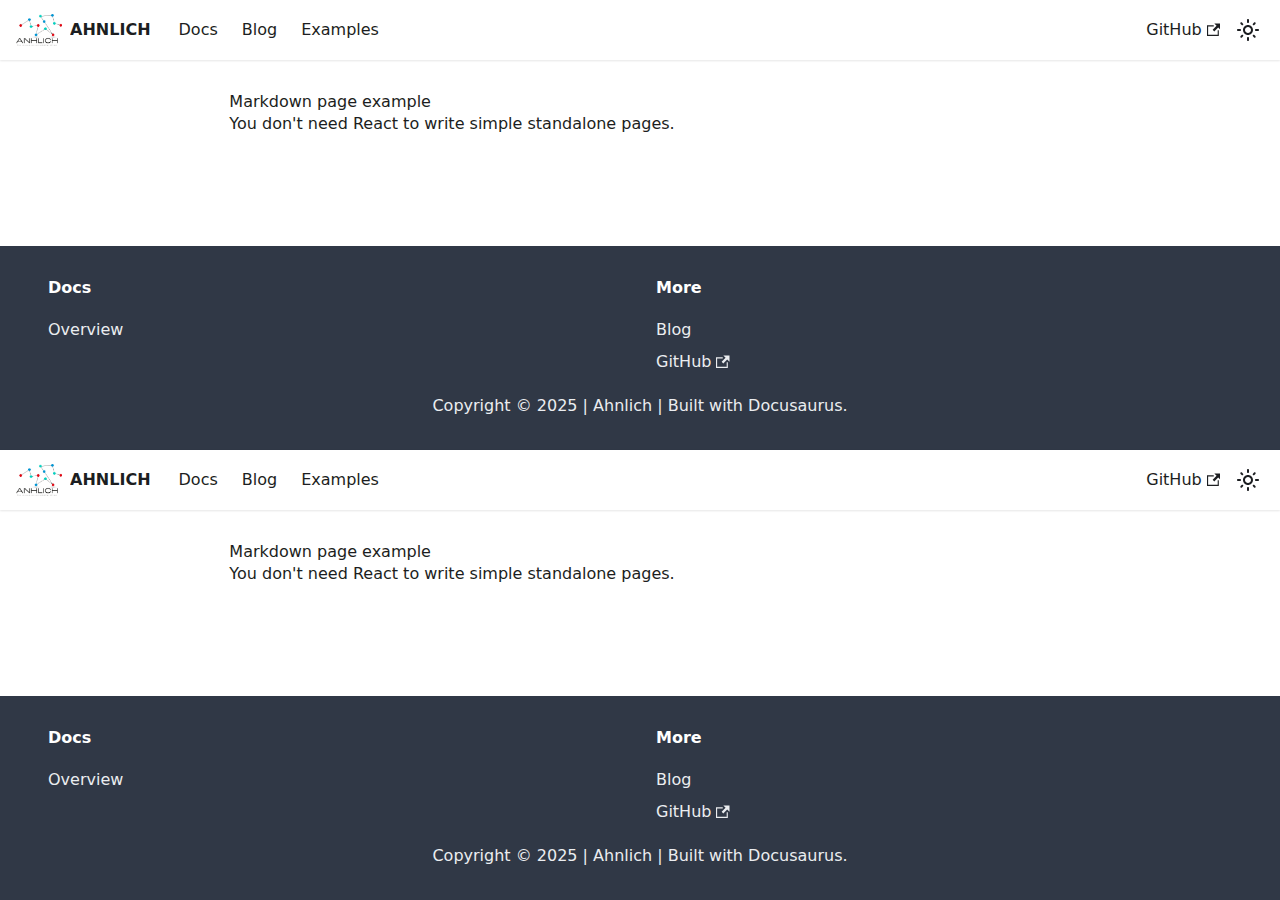
<file: markdown-page/index.html>
<!doctype html>
<html lang="en" dir="ltr" class="mdx-wrapper mdx-page plugin-pages plugin-id-default" data-has-hydrated="false">
<head>
<meta charset="UTF-8">
<meta name="generator" content="Docusaurus v3.7.0">
<title data-rh="true">Markdown page example | Ahnlich</title><meta data-rh="true" name="viewport" content="width=device-width,initial-scale=1"><meta data-rh="true" name="twitter:card" content="summary_large_image"><meta data-rh="true" property="og:image" content="https://ahnlich.tech/img/logo.jpg"><meta data-rh="true" name="twitter:image" content="https://ahnlich.tech/img/logo.jpg"><meta data-rh="true" property="og:url" content="https://ahnlich.tech/markdown-page"><meta data-rh="true" property="og:locale" content="en"><meta data-rh="true" name="docusaurus_locale" content="en"><meta data-rh="true" name="docusaurus_tag" content="default"><meta data-rh="true" name="docsearch:language" content="en"><meta data-rh="true" name="docsearch:docusaurus_tag" content="default"><meta data-rh="true" property="og:title" content="Markdown page example | Ahnlich"><meta data-rh="true" name="description" content="You don&#x27;t need React to write simple standalone pages."><meta data-rh="true" property="og:description" content="You don&#x27;t need React to write simple standalone pages."><link data-rh="true" rel="icon" href="/img/logo.jpg"><link data-rh="true" rel="canonical" href="https://ahnlich.tech/markdown-page"><link data-rh="true" rel="alternate" href="https://ahnlich.tech/markdown-page" hreflang="en"><link data-rh="true" rel="alternate" href="https://ahnlich.tech/markdown-page" hreflang="x-default"><link rel="alternate" type="application/rss+xml" href="/blog/rss.xml" title="Ahnlich RSS Feed">
<link rel="alternate" type="application/atom+xml" href="/blog/atom.xml" title="Ahnlich Atom Feed"><link rel="stylesheet" href="/assets/css/styles.fc863914.css">
<script src="/assets/js/runtime~main.180a9d55.js" defer="defer"></script>
<script src="/assets/js/main.a87f846d.js" defer="defer"></script>
</head>
<body class="navigation-with-keyboard">
<script>!function(){function t(t){document.documentElement.setAttribute("data-theme",t)}var e=function(){try{return new URLSearchParams(window.location.search).get("docusaurus-theme")}catch(t){}}()||function(){try{return window.localStorage.getItem("theme")}catch(t){}}();t(null!==e?e:"light")}(),function(){try{const n=new URLSearchParams(window.location.search).entries();for(var[t,e]of n)if(t.startsWith("docusaurus-data-")){var a=t.replace("docusaurus-data-","data-");document.documentElement.setAttribute(a,e)}}catch(t){}}()</script><div id="__docusaurus"><link rel="preload" as="image" href="/img/logo.jpg"><div role="region" aria-label="Skip to main content"><a class="skipToContent_fXgn" href="#__docusaurus_skipToContent_fallback">Skip to main content</a></div><nav aria-label="Main" class="navbar navbar--fixed-top"><div class="navbar__inner"><div class="navbar__items"><button aria-label="Toggle navigation bar" aria-expanded="false" class="navbar__toggle clean-btn" type="button"><svg width="30" height="30" viewBox="0 0 30 30" aria-hidden="true"><path stroke="currentColor" stroke-linecap="round" stroke-miterlimit="10" stroke-width="2" d="M4 7h22M4 15h22M4 23h22"></path></svg></button><a class="navbar__brand" href="/"><div class="navbar__logo"><img src="/img/logo.jpg" alt="Ahnlich Logo" class="themedComponent_mlkZ themedComponent--light_NVdE"><img src="/img/logo.jpg" alt="Ahnlich Logo" class="themedComponent_mlkZ themedComponent--dark_xIcU"></div><b class="navbar__title text--truncate">AHNLICH</b></a><a class="navbar__item navbar__link" href="/docs/intro">Docs</a><a class="navbar__item navbar__link" href="/blog">Blog</a><a class="navbar__item navbar__link" href="/blog">Examples</a></div><div class="navbar__items navbar__items--right"><a href="https://github.com/facebook/docusaurus" target="_blank" rel="noopener noreferrer" class="navbar__item navbar__link">GitHub<svg width="13.5" height="13.5" aria-hidden="true" viewBox="0 0 24 24" class="iconExternalLink_nPIU"><path fill="currentColor" d="M21 13v10h-21v-19h12v2h-10v15h17v-8h2zm3-12h-10.988l4.035 4-6.977 7.07 2.828 2.828 6.977-7.07 4.125 4.172v-11z"></path></svg></a><div class="toggle_vylO colorModeToggle_DEke"><button class="clean-btn toggleButton_gllP toggleButtonDisabled_aARS" type="button" disabled="" title="Switch between dark and light mode (currently light mode)" aria-label="Switch between dark and light mode (currently light mode)" aria-live="polite" aria-pressed="false"><svg viewBox="0 0 24 24" width="24" height="24" class="lightToggleIcon_pyhR"><path fill="currentColor" d="M12,9c1.65,0,3,1.35,3,3s-1.35,3-3,3s-3-1.35-3-3S10.35,9,12,9 M12,7c-2.76,0-5,2.24-5,5s2.24,5,5,5s5-2.24,5-5 S14.76,7,12,7L12,7z M2,13l2,0c0.55,0,1-0.45,1-1s-0.45-1-1-1l-2,0c-0.55,0-1,0.45-1,1S1.45,13,2,13z M20,13l2,0c0.55,0,1-0.45,1-1 s-0.45-1-1-1l-2,0c-0.55,0-1,0.45-1,1S19.45,13,20,13z M11,2v2c0,0.55,0.45,1,1,1s1-0.45,1-1V2c0-0.55-0.45-1-1-1S11,1.45,11,2z M11,20v2c0,0.55,0.45,1,1,1s1-0.45,1-1v-2c0-0.55-0.45-1-1-1C11.45,19,11,19.45,11,20z M5.99,4.58c-0.39-0.39-1.03-0.39-1.41,0 c-0.39,0.39-0.39,1.03,0,1.41l1.06,1.06c0.39,0.39,1.03,0.39,1.41,0s0.39-1.03,0-1.41L5.99,4.58z M18.36,16.95 c-0.39-0.39-1.03-0.39-1.41,0c-0.39,0.39-0.39,1.03,0,1.41l1.06,1.06c0.39,0.39,1.03,0.39,1.41,0c0.39-0.39,0.39-1.03,0-1.41 L18.36,16.95z M19.42,5.99c0.39-0.39,0.39-1.03,0-1.41c-0.39-0.39-1.03-0.39-1.41,0l-1.06,1.06c-0.39,0.39-0.39,1.03,0,1.41 s1.03,0.39,1.41,0L19.42,5.99z M7.05,18.36c0.39-0.39,0.39-1.03,0-1.41c-0.39-0.39-1.03-0.39-1.41,0l-1.06,1.06 c-0.39,0.39-0.39,1.03,0,1.41s1.03,0.39,1.41,0L7.05,18.36z"></path></svg><svg viewBox="0 0 24 24" width="24" height="24" class="darkToggleIcon_wfgR"><path fill="currentColor" d="M9.37,5.51C9.19,6.15,9.1,6.82,9.1,7.5c0,4.08,3.32,7.4,7.4,7.4c0.68,0,1.35-0.09,1.99-0.27C17.45,17.19,14.93,19,12,19 c-3.86,0-7-3.14-7-7C5,9.07,6.81,6.55,9.37,5.51z M12,3c-4.97,0-9,4.03-9,9s4.03,9,9,9s9-4.03,9-9c0-0.46-0.04-0.92-0.1-1.36 c-0.98,1.37-2.58,2.26-4.4,2.26c-2.98,0-5.4-2.42-5.4-5.4c0-1.81,0.89-3.42,2.26-4.4C12.92,3.04,12.46,3,12,3L12,3z"></path></svg></button></div><div class="navbarSearchContainer_Bca1"></div></div></div><div role="presentation" class="navbar-sidebar__backdrop"></div></nav><div id="__docusaurus_skipToContent_fallback" class="main-wrapper mainWrapper_z2l0"><main class="container container--fluid margin-vert--lg"><div class="row mdxPageWrapper_j9I6"><div class="col col--8"><article><header><h1>Markdown page example</h1></header>
<p>You don&#x27;t need React to write simple standalone pages.</p></article></div></div></main></div><footer class="footer footer--dark"><div class="container container-fluid"><div class="row footer__links"><div class="col footer__col"><div class="footer__title">Docs</div><ul class="footer__items clean-list"><li class="footer__item"><a class="footer__link-item" href="/docs/intro">Overview</a></li></ul></div><div class="col footer__col"><div class="footer__title">More</div><ul class="footer__items clean-list"><li class="footer__item"><a class="footer__link-item" href="/blog">Blog</a></li><li class="footer__item"><a href="https://github.com/deven96/ahnlich" target="_blank" rel="noopener noreferrer" class="footer__link-item">GitHub<svg width="13.5" height="13.5" aria-hidden="true" viewBox="0 0 24 24" class="iconExternalLink_nPIU"><path fill="currentColor" d="M21 13v10h-21v-19h12v2h-10v15h17v-8h2zm3-12h-10.988l4.035 4-6.977 7.07 2.828 2.828 6.977-7.07 4.125 4.172v-11z"></path></svg></a></li></ul></div></div><div class="footer__bottom text--center"><div class="footer__copyright">Copyright © 2025 |  Ahnlich | Built with Docusaurus.</div></div></div></footer></div>
</body>
</html>
</file>
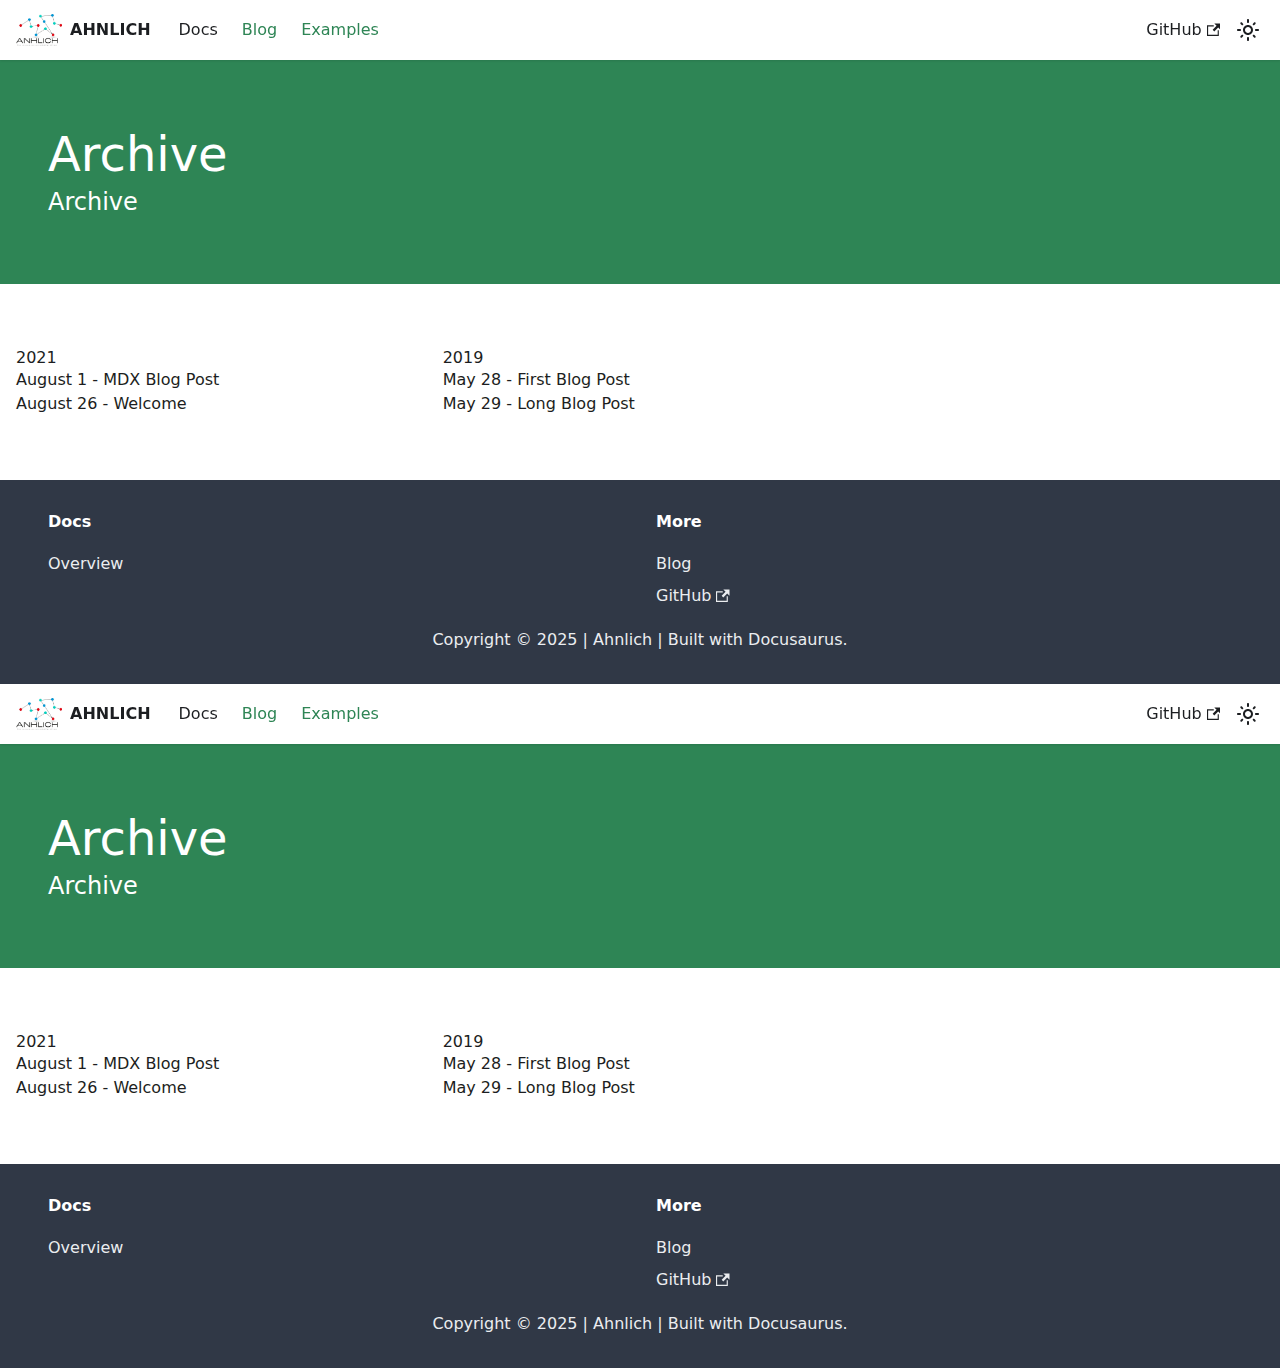
<file: blog/archive/index.html>
<!doctype html>
<html lang="en" dir="ltr" class="plugin-blog plugin-id-default" data-has-hydrated="false">
<head>
<meta charset="UTF-8">
<meta name="generator" content="Docusaurus v3.7.0">
<title data-rh="true">Archive | Ahnlich</title><meta data-rh="true" name="viewport" content="width=device-width,initial-scale=1"><meta data-rh="true" name="twitter:card" content="summary_large_image"><meta data-rh="true" property="og:image" content="https://ahnlich.tech/img/logo.jpg"><meta data-rh="true" name="twitter:image" content="https://ahnlich.tech/img/logo.jpg"><meta data-rh="true" property="og:url" content="https://ahnlich.tech/blog/archive"><meta data-rh="true" property="og:locale" content="en"><meta data-rh="true" name="docusaurus_locale" content="en"><meta data-rh="true" name="docusaurus_tag" content="default"><meta data-rh="true" name="docsearch:language" content="en"><meta data-rh="true" name="docsearch:docusaurus_tag" content="default"><meta data-rh="true" property="og:title" content="Archive | Ahnlich"><meta data-rh="true" name="description" content="Archive"><meta data-rh="true" property="og:description" content="Archive"><link data-rh="true" rel="icon" href="/img/logo.jpg"><link data-rh="true" rel="canonical" href="https://ahnlich.tech/blog/archive"><link data-rh="true" rel="alternate" href="https://ahnlich.tech/blog/archive" hreflang="en"><link data-rh="true" rel="alternate" href="https://ahnlich.tech/blog/archive" hreflang="x-default"><link rel="alternate" type="application/rss+xml" href="/blog/rss.xml" title="Ahnlich RSS Feed">
<link rel="alternate" type="application/atom+xml" href="/blog/atom.xml" title="Ahnlich Atom Feed"><link rel="stylesheet" href="/assets/css/styles.fc863914.css">
<script src="/assets/js/runtime~main.180a9d55.js" defer="defer"></script>
<script src="/assets/js/main.a87f846d.js" defer="defer"></script>
</head>
<body class="navigation-with-keyboard">
<script>!function(){function t(t){document.documentElement.setAttribute("data-theme",t)}var e=function(){try{return new URLSearchParams(window.location.search).get("docusaurus-theme")}catch(t){}}()||function(){try{return window.localStorage.getItem("theme")}catch(t){}}();t(null!==e?e:"light")}(),function(){try{const n=new URLSearchParams(window.location.search).entries();for(var[t,e]of n)if(t.startsWith("docusaurus-data-")){var a=t.replace("docusaurus-data-","data-");document.documentElement.setAttribute(a,e)}}catch(t){}}()</script><div id="__docusaurus"><link rel="preload" as="image" href="/img/logo.jpg"><div role="region" aria-label="Skip to main content"><a class="skipToContent_fXgn" href="#__docusaurus_skipToContent_fallback">Skip to main content</a></div><nav aria-label="Main" class="navbar navbar--fixed-top"><div class="navbar__inner"><div class="navbar__items"><button aria-label="Toggle navigation bar" aria-expanded="false" class="navbar__toggle clean-btn" type="button"><svg width="30" height="30" viewBox="0 0 30 30" aria-hidden="true"><path stroke="currentColor" stroke-linecap="round" stroke-miterlimit="10" stroke-width="2" d="M4 7h22M4 15h22M4 23h22"></path></svg></button><a class="navbar__brand" href="/"><div class="navbar__logo"><img src="/img/logo.jpg" alt="Ahnlich Logo" class="themedComponent_mlkZ themedComponent--light_NVdE"><img src="/img/logo.jpg" alt="Ahnlich Logo" class="themedComponent_mlkZ themedComponent--dark_xIcU"></div><b class="navbar__title text--truncate">AHNLICH</b></a><a class="navbar__item navbar__link" href="/docs/intro">Docs</a><a aria-current="page" class="navbar__item navbar__link navbar__link--active" href="/blog">Blog</a><a aria-current="page" class="navbar__item navbar__link navbar__link--active" href="/blog">Examples</a></div><div class="navbar__items navbar__items--right"><a href="https://github.com/facebook/docusaurus" target="_blank" rel="noopener noreferrer" class="navbar__item navbar__link">GitHub<svg width="13.5" height="13.5" aria-hidden="true" viewBox="0 0 24 24" class="iconExternalLink_nPIU"><path fill="currentColor" d="M21 13v10h-21v-19h12v2h-10v15h17v-8h2zm3-12h-10.988l4.035 4-6.977 7.07 2.828 2.828 6.977-7.07 4.125 4.172v-11z"></path></svg></a><div class="toggle_vylO colorModeToggle_DEke"><button class="clean-btn toggleButton_gllP toggleButtonDisabled_aARS" type="button" disabled="" title="Switch between dark and light mode (currently light mode)" aria-label="Switch between dark and light mode (currently light mode)" aria-live="polite" aria-pressed="false"><svg viewBox="0 0 24 24" width="24" height="24" class="lightToggleIcon_pyhR"><path fill="currentColor" d="M12,9c1.65,0,3,1.35,3,3s-1.35,3-3,3s-3-1.35-3-3S10.35,9,12,9 M12,7c-2.76,0-5,2.24-5,5s2.24,5,5,5s5-2.24,5-5 S14.76,7,12,7L12,7z M2,13l2,0c0.55,0,1-0.45,1-1s-0.45-1-1-1l-2,0c-0.55,0-1,0.45-1,1S1.45,13,2,13z M20,13l2,0c0.55,0,1-0.45,1-1 s-0.45-1-1-1l-2,0c-0.55,0-1,0.45-1,1S19.45,13,20,13z M11,2v2c0,0.55,0.45,1,1,1s1-0.45,1-1V2c0-0.55-0.45-1-1-1S11,1.45,11,2z M11,20v2c0,0.55,0.45,1,1,1s1-0.45,1-1v-2c0-0.55-0.45-1-1-1C11.45,19,11,19.45,11,20z M5.99,4.58c-0.39-0.39-1.03-0.39-1.41,0 c-0.39,0.39-0.39,1.03,0,1.41l1.06,1.06c0.39,0.39,1.03,0.39,1.41,0s0.39-1.03,0-1.41L5.99,4.58z M18.36,16.95 c-0.39-0.39-1.03-0.39-1.41,0c-0.39,0.39-0.39,1.03,0,1.41l1.06,1.06c0.39,0.39,1.03,0.39,1.41,0c0.39-0.39,0.39-1.03,0-1.41 L18.36,16.95z M19.42,5.99c0.39-0.39,0.39-1.03,0-1.41c-0.39-0.39-1.03-0.39-1.41,0l-1.06,1.06c-0.39,0.39-0.39,1.03,0,1.41 s1.03,0.39,1.41,0L19.42,5.99z M7.05,18.36c0.39-0.39,0.39-1.03,0-1.41c-0.39-0.39-1.03-0.39-1.41,0l-1.06,1.06 c-0.39,0.39-0.39,1.03,0,1.41s1.03,0.39,1.41,0L7.05,18.36z"></path></svg><svg viewBox="0 0 24 24" width="24" height="24" class="darkToggleIcon_wfgR"><path fill="currentColor" d="M9.37,5.51C9.19,6.15,9.1,6.82,9.1,7.5c0,4.08,3.32,7.4,7.4,7.4c0.68,0,1.35-0.09,1.99-0.27C17.45,17.19,14.93,19,12,19 c-3.86,0-7-3.14-7-7C5,9.07,6.81,6.55,9.37,5.51z M12,3c-4.97,0-9,4.03-9,9s4.03,9,9,9s9-4.03,9-9c0-0.46-0.04-0.92-0.1-1.36 c-0.98,1.37-2.58,2.26-4.4,2.26c-2.98,0-5.4-2.42-5.4-5.4c0-1.81,0.89-3.42,2.26-4.4C12.92,3.04,12.46,3,12,3L12,3z"></path></svg></button></div><div class="navbarSearchContainer_Bca1"></div></div></div><div role="presentation" class="navbar-sidebar__backdrop"></div></nav><div id="__docusaurus_skipToContent_fallback" class="main-wrapper mainWrapper_z2l0"><header class="hero hero--primary"><div class="container"><h1 class="hero__title">Archive</h1><p class="hero__subtitle">Archive</p></div></header><main><section class="margin-vert--lg"><div class="container"><div class="row"><div class="col col--4 margin-vert--lg"><h3 class="anchor anchorWithStickyNavbar_LWe7" id="2021">2021<a href="#2021" class="hash-link" aria-label="Direct link to 2021" title="Direct link to 2021">​</a></h3><ul><li><a href="/blog/mdx-blog-post">August 1<!-- --> - <!-- -->MDX Blog Post</a></li><li><a href="/blog/welcome">August 26<!-- --> - <!-- -->Welcome</a></li></ul></div><div class="col col--4 margin-vert--lg"><h3 class="anchor anchorWithStickyNavbar_LWe7" id="2019">2019<a href="#2019" class="hash-link" aria-label="Direct link to 2019" title="Direct link to 2019">​</a></h3><ul><li><a href="/blog/first-blog-post">May 28<!-- --> - <!-- -->First Blog Post</a></li><li><a href="/blog/long-blog-post">May 29<!-- --> - <!-- -->Long Blog Post</a></li></ul></div></div></div></section></main></div><footer class="footer footer--dark"><div class="container container-fluid"><div class="row footer__links"><div class="col footer__col"><div class="footer__title">Docs</div><ul class="footer__items clean-list"><li class="footer__item"><a class="footer__link-item" href="/docs/intro">Overview</a></li></ul></div><div class="col footer__col"><div class="footer__title">More</div><ul class="footer__items clean-list"><li class="footer__item"><a class="footer__link-item" href="/blog">Blog</a></li><li class="footer__item"><a href="https://github.com/deven96/ahnlich" target="_blank" rel="noopener noreferrer" class="footer__link-item">GitHub<svg width="13.5" height="13.5" aria-hidden="true" viewBox="0 0 24 24" class="iconExternalLink_nPIU"><path fill="currentColor" d="M21 13v10h-21v-19h12v2h-10v15h17v-8h2zm3-12h-10.988l4.035 4-6.977 7.07 2.828 2.828 6.977-7.07 4.125 4.172v-11z"></path></svg></a></li></ul></div></div><div class="footer__bottom text--center"><div class="footer__copyright">Copyright © 2025 |  Ahnlich | Built with Docusaurus.</div></div></div></footer></div>
</body>
</html>
</file>
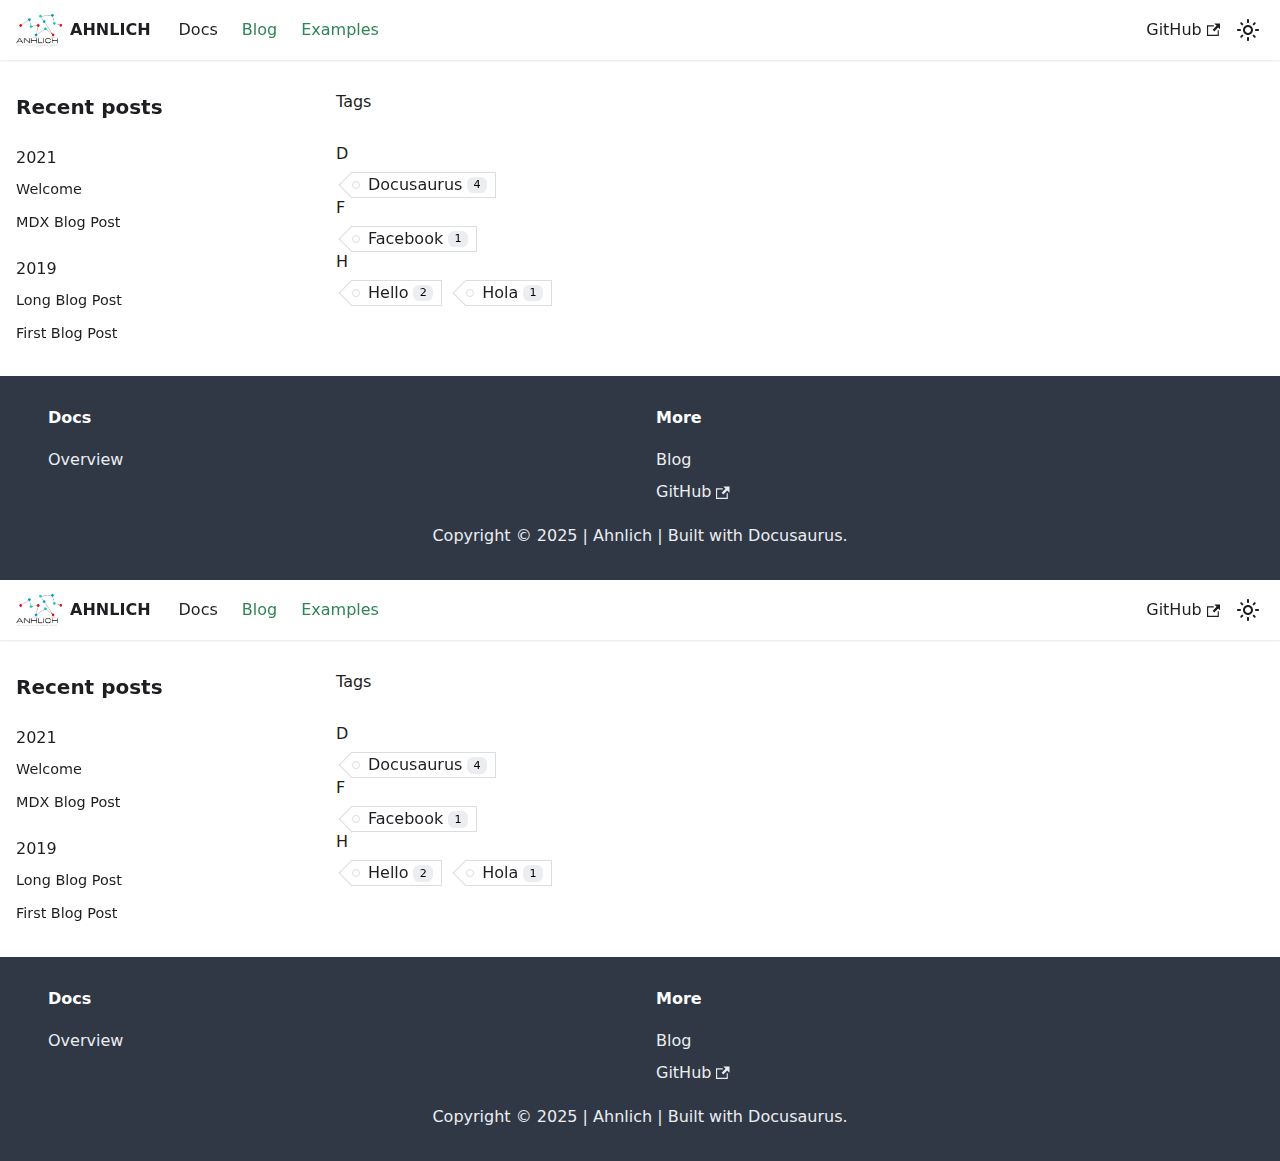
<file: blog/tags/index.html>
<!doctype html>
<html lang="en" dir="ltr" class="blog-wrapper blog-tags-list-page plugin-blog plugin-id-default" data-has-hydrated="false">
<head>
<meta charset="UTF-8">
<meta name="generator" content="Docusaurus v3.7.0">
<title data-rh="true">Tags | Ahnlich</title><meta data-rh="true" name="viewport" content="width=device-width,initial-scale=1"><meta data-rh="true" name="twitter:card" content="summary_large_image"><meta data-rh="true" property="og:image" content="https://ahnlich.tech/img/logo.jpg"><meta data-rh="true" name="twitter:image" content="https://ahnlich.tech/img/logo.jpg"><meta data-rh="true" property="og:url" content="https://ahnlich.tech/blog/tags"><meta data-rh="true" property="og:locale" content="en"><meta data-rh="true" name="docusaurus_locale" content="en"><meta data-rh="true" name="docsearch:language" content="en"><meta data-rh="true" property="og:title" content="Tags | Ahnlich"><meta data-rh="true" name="docusaurus_tag" content="blog_tags_list"><meta data-rh="true" name="docsearch:docusaurus_tag" content="blog_tags_list"><link data-rh="true" rel="icon" href="/img/logo.jpg"><link data-rh="true" rel="canonical" href="https://ahnlich.tech/blog/tags"><link data-rh="true" rel="alternate" href="https://ahnlich.tech/blog/tags" hreflang="en"><link data-rh="true" rel="alternate" href="https://ahnlich.tech/blog/tags" hreflang="x-default"><link rel="alternate" type="application/rss+xml" href="/blog/rss.xml" title="Ahnlich RSS Feed">
<link rel="alternate" type="application/atom+xml" href="/blog/atom.xml" title="Ahnlich Atom Feed"><link rel="stylesheet" href="/assets/css/styles.fc863914.css">
<script src="/assets/js/runtime~main.180a9d55.js" defer="defer"></script>
<script src="/assets/js/main.a87f846d.js" defer="defer"></script>
</head>
<body class="navigation-with-keyboard">
<script>!function(){function t(t){document.documentElement.setAttribute("data-theme",t)}var e=function(){try{return new URLSearchParams(window.location.search).get("docusaurus-theme")}catch(t){}}()||function(){try{return window.localStorage.getItem("theme")}catch(t){}}();t(null!==e?e:"light")}(),function(){try{const n=new URLSearchParams(window.location.search).entries();for(var[t,e]of n)if(t.startsWith("docusaurus-data-")){var a=t.replace("docusaurus-data-","data-");document.documentElement.setAttribute(a,e)}}catch(t){}}()</script><div id="__docusaurus"><link rel="preload" as="image" href="/img/logo.jpg"><div role="region" aria-label="Skip to main content"><a class="skipToContent_fXgn" href="#__docusaurus_skipToContent_fallback">Skip to main content</a></div><nav aria-label="Main" class="navbar navbar--fixed-top"><div class="navbar__inner"><div class="navbar__items"><button aria-label="Toggle navigation bar" aria-expanded="false" class="navbar__toggle clean-btn" type="button"><svg width="30" height="30" viewBox="0 0 30 30" aria-hidden="true"><path stroke="currentColor" stroke-linecap="round" stroke-miterlimit="10" stroke-width="2" d="M4 7h22M4 15h22M4 23h22"></path></svg></button><a class="navbar__brand" href="/"><div class="navbar__logo"><img src="/img/logo.jpg" alt="Ahnlich Logo" class="themedComponent_mlkZ themedComponent--light_NVdE"><img src="/img/logo.jpg" alt="Ahnlich Logo" class="themedComponent_mlkZ themedComponent--dark_xIcU"></div><b class="navbar__title text--truncate">AHNLICH</b></a><a class="navbar__item navbar__link" href="/docs/intro">Docs</a><a aria-current="page" class="navbar__item navbar__link navbar__link--active" href="/blog">Blog</a><a aria-current="page" class="navbar__item navbar__link navbar__link--active" href="/blog">Examples</a></div><div class="navbar__items navbar__items--right"><a href="https://github.com/facebook/docusaurus" target="_blank" rel="noopener noreferrer" class="navbar__item navbar__link">GitHub<svg width="13.5" height="13.5" aria-hidden="true" viewBox="0 0 24 24" class="iconExternalLink_nPIU"><path fill="currentColor" d="M21 13v10h-21v-19h12v2h-10v15h17v-8h2zm3-12h-10.988l4.035 4-6.977 7.07 2.828 2.828 6.977-7.07 4.125 4.172v-11z"></path></svg></a><div class="toggle_vylO colorModeToggle_DEke"><button class="clean-btn toggleButton_gllP toggleButtonDisabled_aARS" type="button" disabled="" title="Switch between dark and light mode (currently light mode)" aria-label="Switch between dark and light mode (currently light mode)" aria-live="polite" aria-pressed="false"><svg viewBox="0 0 24 24" width="24" height="24" class="lightToggleIcon_pyhR"><path fill="currentColor" d="M12,9c1.65,0,3,1.35,3,3s-1.35,3-3,3s-3-1.35-3-3S10.35,9,12,9 M12,7c-2.76,0-5,2.24-5,5s2.24,5,5,5s5-2.24,5-5 S14.76,7,12,7L12,7z M2,13l2,0c0.55,0,1-0.45,1-1s-0.45-1-1-1l-2,0c-0.55,0-1,0.45-1,1S1.45,13,2,13z M20,13l2,0c0.55,0,1-0.45,1-1 s-0.45-1-1-1l-2,0c-0.55,0-1,0.45-1,1S19.45,13,20,13z M11,2v2c0,0.55,0.45,1,1,1s1-0.45,1-1V2c0-0.55-0.45-1-1-1S11,1.45,11,2z M11,20v2c0,0.55,0.45,1,1,1s1-0.45,1-1v-2c0-0.55-0.45-1-1-1C11.45,19,11,19.45,11,20z M5.99,4.58c-0.39-0.39-1.03-0.39-1.41,0 c-0.39,0.39-0.39,1.03,0,1.41l1.06,1.06c0.39,0.39,1.03,0.39,1.41,0s0.39-1.03,0-1.41L5.99,4.58z M18.36,16.95 c-0.39-0.39-1.03-0.39-1.41,0c-0.39,0.39-0.39,1.03,0,1.41l1.06,1.06c0.39,0.39,1.03,0.39,1.41,0c0.39-0.39,0.39-1.03,0-1.41 L18.36,16.95z M19.42,5.99c0.39-0.39,0.39-1.03,0-1.41c-0.39-0.39-1.03-0.39-1.41,0l-1.06,1.06c-0.39,0.39-0.39,1.03,0,1.41 s1.03,0.39,1.41,0L19.42,5.99z M7.05,18.36c0.39-0.39,0.39-1.03,0-1.41c-0.39-0.39-1.03-0.39-1.41,0l-1.06,1.06 c-0.39,0.39-0.39,1.03,0,1.41s1.03,0.39,1.41,0L7.05,18.36z"></path></svg><svg viewBox="0 0 24 24" width="24" height="24" class="darkToggleIcon_wfgR"><path fill="currentColor" d="M9.37,5.51C9.19,6.15,9.1,6.82,9.1,7.5c0,4.08,3.32,7.4,7.4,7.4c0.68,0,1.35-0.09,1.99-0.27C17.45,17.19,14.93,19,12,19 c-3.86,0-7-3.14-7-7C5,9.07,6.81,6.55,9.37,5.51z M12,3c-4.97,0-9,4.03-9,9s4.03,9,9,9s9-4.03,9-9c0-0.46-0.04-0.92-0.1-1.36 c-0.98,1.37-2.58,2.26-4.4,2.26c-2.98,0-5.4-2.42-5.4-5.4c0-1.81,0.89-3.42,2.26-4.4C12.92,3.04,12.46,3,12,3L12,3z"></path></svg></button></div><div class="navbarSearchContainer_Bca1"></div></div></div><div role="presentation" class="navbar-sidebar__backdrop"></div></nav><div id="__docusaurus_skipToContent_fallback" class="main-wrapper mainWrapper_z2l0"><div class="container margin-vert--lg"><div class="row"><aside class="col col--3"><nav class="sidebar_re4s thin-scrollbar" aria-label="Blog recent posts navigation"><div class="sidebarItemTitle_pO2u margin-bottom--md">Recent posts</div><div role="group"><h3 class="yearGroupHeading_rMGB">2021</h3><ul class="sidebarItemList_Yudw clean-list"><li class="sidebarItem__DBe"><a class="sidebarItemLink_mo7H" href="/blog/welcome">Welcome</a></li><li class="sidebarItem__DBe"><a class="sidebarItemLink_mo7H" href="/blog/mdx-blog-post">MDX Blog Post</a></li></ul></div><div role="group"><h3 class="yearGroupHeading_rMGB">2019</h3><ul class="sidebarItemList_Yudw clean-list"><li class="sidebarItem__DBe"><a class="sidebarItemLink_mo7H" href="/blog/long-blog-post">Long Blog Post</a></li><li class="sidebarItem__DBe"><a class="sidebarItemLink_mo7H" href="/blog/first-blog-post">First Blog Post</a></li></ul></div></nav></aside><main class="col col--7"><h1>Tags</h1><section class="margin-vert--lg"><article><h2 class="anchor anchorWithStickyNavbar_LWe7" id="D">D<a href="#D" class="hash-link" aria-label="Direct link to D" title="Direct link to D">​</a></h2><ul class="padding--none"><li class="tag_Nnez"><a title="Docusaurus tag description" class="tag_zVej tagWithCount_h2kH" href="/blog/tags/docusaurus">Docusaurus<span>4</span></a></li></ul><hr></article><article><h2 class="anchor anchorWithStickyNavbar_LWe7" id="F">F<a href="#F" class="hash-link" aria-label="Direct link to F" title="Direct link to F">​</a></h2><ul class="padding--none"><li class="tag_Nnez"><a title="Facebook tag description" class="tag_zVej tagWithCount_h2kH" href="/blog/tags/facebook">Facebook<span>1</span></a></li></ul><hr></article><article><h2 class="anchor anchorWithStickyNavbar_LWe7" id="H">H<a href="#H" class="hash-link" aria-label="Direct link to H" title="Direct link to H">​</a></h2><ul class="padding--none"><li class="tag_Nnez"><a title="Hello tag description" class="tag_zVej tagWithCount_h2kH" href="/blog/tags/hello">Hello<span>2</span></a></li><li class="tag_Nnez"><a title="Hola tag description" class="tag_zVej tagWithCount_h2kH" href="/blog/tags/hola">Hola<span>1</span></a></li></ul><hr></article></section></main></div></div></div><footer class="footer footer--dark"><div class="container container-fluid"><div class="row footer__links"><div class="col footer__col"><div class="footer__title">Docs</div><ul class="footer__items clean-list"><li class="footer__item"><a class="footer__link-item" href="/docs/intro">Overview</a></li></ul></div><div class="col footer__col"><div class="footer__title">More</div><ul class="footer__items clean-list"><li class="footer__item"><a class="footer__link-item" href="/blog">Blog</a></li><li class="footer__item"><a href="https://github.com/deven96/ahnlich" target="_blank" rel="noopener noreferrer" class="footer__link-item">GitHub<svg width="13.5" height="13.5" aria-hidden="true" viewBox="0 0 24 24" class="iconExternalLink_nPIU"><path fill="currentColor" d="M21 13v10h-21v-19h12v2h-10v15h17v-8h2zm3-12h-10.988l4.035 4-6.977 7.07 2.828 2.828 6.977-7.07 4.125 4.172v-11z"></path></svg></a></li></ul></div></div><div class="footer__bottom text--center"><div class="footer__copyright">Copyright © 2025 |  Ahnlich | Built with Docusaurus.</div></div></div></footer></div>
</body>
</html>
</file>
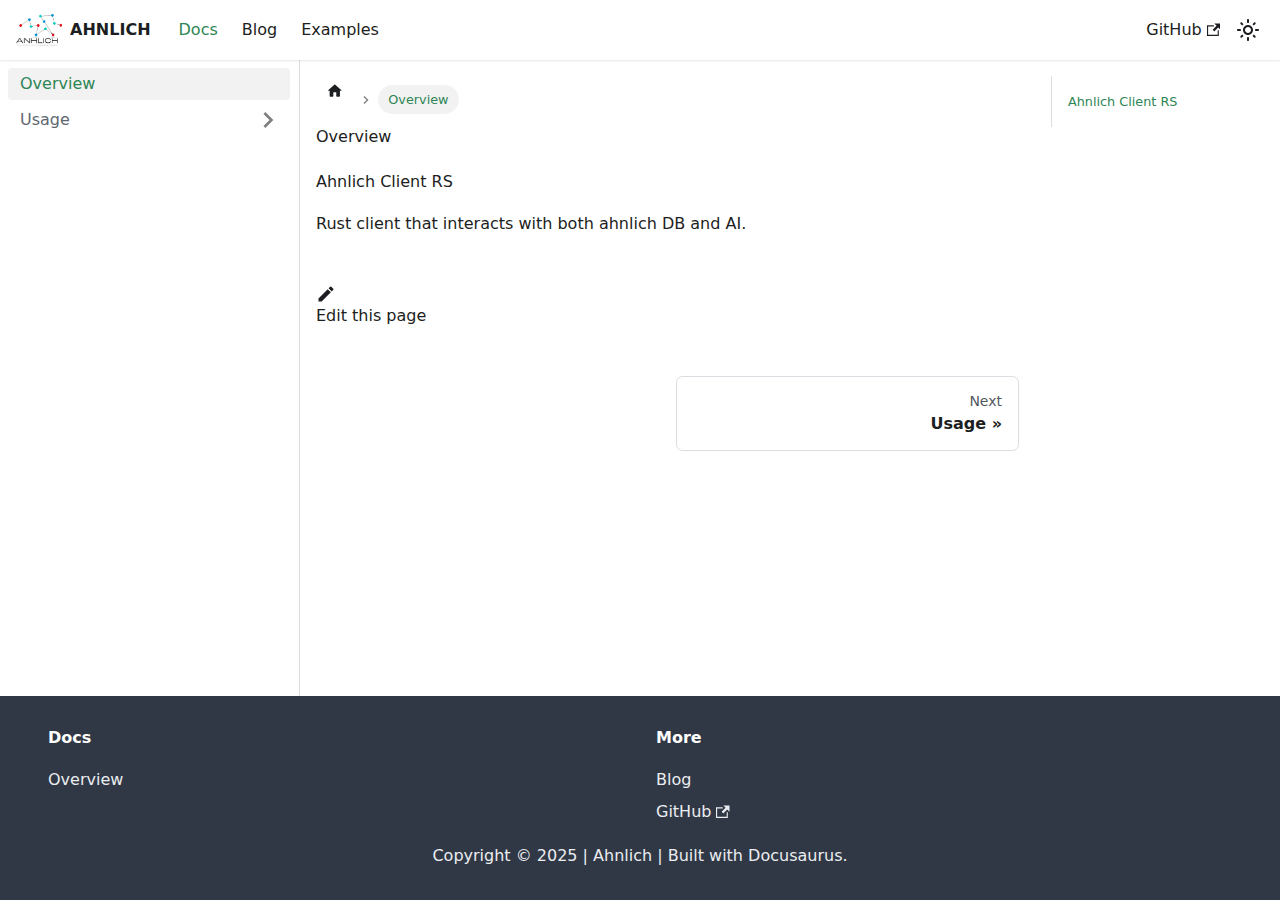
<file: docs/intro/index.html>
<!doctype html>
<html lang="en" dir="ltr" class="docs-wrapper plugin-docs plugin-id-default docs-version-current docs-doc-page docs-doc-id-intro" data-has-hydrated="false">
<head>
<meta charset="UTF-8">
<meta name="generator" content="Docusaurus v3.7.0">
<title data-rh="true">Overview | Ahnlich</title><meta data-rh="true" name="viewport" content="width=device-width,initial-scale=1"><meta data-rh="true" name="twitter:card" content="summary_large_image"><meta data-rh="true" property="og:image" content="https://ahnlich.tech/img/logo.jpg"><meta data-rh="true" name="twitter:image" content="https://ahnlich.tech/img/logo.jpg"><meta data-rh="true" property="og:url" content="https://ahnlich.tech/docs/intro"><meta data-rh="true" property="og:locale" content="en"><meta data-rh="true" name="docusaurus_locale" content="en"><meta data-rh="true" name="docsearch:language" content="en"><meta data-rh="true" name="docusaurus_version" content="current"><meta data-rh="true" name="docusaurus_tag" content="docs-default-current"><meta data-rh="true" name="docsearch:version" content="current"><meta data-rh="true" name="docsearch:docusaurus_tag" content="docs-default-current"><meta data-rh="true" property="og:title" content="Overview | Ahnlich"><meta data-rh="true" name="description" content="Ahnlich Client RS"><meta data-rh="true" property="og:description" content="Ahnlich Client RS"><link data-rh="true" rel="icon" href="/img/logo.jpg"><link data-rh="true" rel="canonical" href="https://ahnlich.tech/docs/intro"><link data-rh="true" rel="alternate" href="https://ahnlich.tech/docs/intro" hreflang="en"><link data-rh="true" rel="alternate" href="https://ahnlich.tech/docs/intro" hreflang="x-default"><link rel="alternate" type="application/rss+xml" href="/blog/rss.xml" title="Ahnlich RSS Feed">
<link rel="alternate" type="application/atom+xml" href="/blog/atom.xml" title="Ahnlich Atom Feed"><link rel="stylesheet" href="/assets/css/styles.fc863914.css">
<script src="/assets/js/runtime~main.180a9d55.js" defer="defer"></script>
<script src="/assets/js/main.a87f846d.js" defer="defer"></script>
</head>
<body class="navigation-with-keyboard">
<script>!function(){function t(t){document.documentElement.setAttribute("data-theme",t)}var e=function(){try{return new URLSearchParams(window.location.search).get("docusaurus-theme")}catch(t){}}()||function(){try{return window.localStorage.getItem("theme")}catch(t){}}();t(null!==e?e:"light")}(),function(){try{const n=new URLSearchParams(window.location.search).entries();for(var[t,e]of n)if(t.startsWith("docusaurus-data-")){var a=t.replace("docusaurus-data-","data-");document.documentElement.setAttribute(a,e)}}catch(t){}}()</script><div id="__docusaurus"><link rel="preload" as="image" href="/img/logo.jpg"><div role="region" aria-label="Skip to main content"><a class="skipToContent_fXgn" href="#__docusaurus_skipToContent_fallback">Skip to main content</a></div><nav aria-label="Main" class="navbar navbar--fixed-top"><div class="navbar__inner"><div class="navbar__items"><button aria-label="Toggle navigation bar" aria-expanded="false" class="navbar__toggle clean-btn" type="button"><svg width="30" height="30" viewBox="0 0 30 30" aria-hidden="true"><path stroke="currentColor" stroke-linecap="round" stroke-miterlimit="10" stroke-width="2" d="M4 7h22M4 15h22M4 23h22"></path></svg></button><a class="navbar__brand" href="/"><div class="navbar__logo"><img src="/img/logo.jpg" alt="Ahnlich Logo" class="themedComponent_mlkZ themedComponent--light_NVdE"><img src="/img/logo.jpg" alt="Ahnlich Logo" class="themedComponent_mlkZ themedComponent--dark_xIcU"></div><b class="navbar__title text--truncate">AHNLICH</b></a><a aria-current="page" class="navbar__item navbar__link navbar__link--active" href="/docs/intro">Docs</a><a class="navbar__item navbar__link" href="/blog">Blog</a><a class="navbar__item navbar__link" href="/blog">Examples</a></div><div class="navbar__items navbar__items--right"><a href="https://github.com/facebook/docusaurus" target="_blank" rel="noopener noreferrer" class="navbar__item navbar__link">GitHub<svg width="13.5" height="13.5" aria-hidden="true" viewBox="0 0 24 24" class="iconExternalLink_nPIU"><path fill="currentColor" d="M21 13v10h-21v-19h12v2h-10v15h17v-8h2zm3-12h-10.988l4.035 4-6.977 7.07 2.828 2.828 6.977-7.07 4.125 4.172v-11z"></path></svg></a><div class="toggle_vylO colorModeToggle_DEke"><button class="clean-btn toggleButton_gllP toggleButtonDisabled_aARS" type="button" disabled="" title="Switch between dark and light mode (currently light mode)" aria-label="Switch between dark and light mode (currently light mode)" aria-live="polite" aria-pressed="false"><svg viewBox="0 0 24 24" width="24" height="24" class="lightToggleIcon_pyhR"><path fill="currentColor" d="M12,9c1.65,0,3,1.35,3,3s-1.35,3-3,3s-3-1.35-3-3S10.35,9,12,9 M12,7c-2.76,0-5,2.24-5,5s2.24,5,5,5s5-2.24,5-5 S14.76,7,12,7L12,7z M2,13l2,0c0.55,0,1-0.45,1-1s-0.45-1-1-1l-2,0c-0.55,0-1,0.45-1,1S1.45,13,2,13z M20,13l2,0c0.55,0,1-0.45,1-1 s-0.45-1-1-1l-2,0c-0.55,0-1,0.45-1,1S19.45,13,20,13z M11,2v2c0,0.55,0.45,1,1,1s1-0.45,1-1V2c0-0.55-0.45-1-1-1S11,1.45,11,2z M11,20v2c0,0.55,0.45,1,1,1s1-0.45,1-1v-2c0-0.55-0.45-1-1-1C11.45,19,11,19.45,11,20z M5.99,4.58c-0.39-0.39-1.03-0.39-1.41,0 c-0.39,0.39-0.39,1.03,0,1.41l1.06,1.06c0.39,0.39,1.03,0.39,1.41,0s0.39-1.03,0-1.41L5.99,4.58z M18.36,16.95 c-0.39-0.39-1.03-0.39-1.41,0c-0.39,0.39-0.39,1.03,0,1.41l1.06,1.06c0.39,0.39,1.03,0.39,1.41,0c0.39-0.39,0.39-1.03,0-1.41 L18.36,16.95z M19.42,5.99c0.39-0.39,0.39-1.03,0-1.41c-0.39-0.39-1.03-0.39-1.41,0l-1.06,1.06c-0.39,0.39-0.39,1.03,0,1.41 s1.03,0.39,1.41,0L19.42,5.99z M7.05,18.36c0.39-0.39,0.39-1.03,0-1.41c-0.39-0.39-1.03-0.39-1.41,0l-1.06,1.06 c-0.39,0.39-0.39,1.03,0,1.41s1.03,0.39,1.41,0L7.05,18.36z"></path></svg><svg viewBox="0 0 24 24" width="24" height="24" class="darkToggleIcon_wfgR"><path fill="currentColor" d="M9.37,5.51C9.19,6.15,9.1,6.82,9.1,7.5c0,4.08,3.32,7.4,7.4,7.4c0.68,0,1.35-0.09,1.99-0.27C17.45,17.19,14.93,19,12,19 c-3.86,0-7-3.14-7-7C5,9.07,6.81,6.55,9.37,5.51z M12,3c-4.97,0-9,4.03-9,9s4.03,9,9,9s9-4.03,9-9c0-0.46-0.04-0.92-0.1-1.36 c-0.98,1.37-2.58,2.26-4.4,2.26c-2.98,0-5.4-2.42-5.4-5.4c0-1.81,0.89-3.42,2.26-4.4C12.92,3.04,12.46,3,12,3L12,3z"></path></svg></button></div><div class="navbarSearchContainer_Bca1"></div></div></div><div role="presentation" class="navbar-sidebar__backdrop"></div></nav><div id="__docusaurus_skipToContent_fallback" class="main-wrapper mainWrapper_z2l0"><div class="docsWrapper_hBAB"><button aria-label="Scroll back to top" class="clean-btn theme-back-to-top-button backToTopButton_sjWU" type="button"></button><div class="docRoot_UBD9"><aside class="theme-doc-sidebar-container docSidebarContainer_YfHR"><div class="sidebarViewport_aRkj"><div class="sidebar_njMd"><nav aria-label="Docs sidebar" class="menu thin-scrollbar menu_SIkG"><ul class="theme-doc-sidebar-menu menu__list"><li class="theme-doc-sidebar-item-link theme-doc-sidebar-item-link-level-1 menu__list-item"><a class="menu__link menu__link--active" aria-current="page" href="/docs/intro">Overview</a></li><li class="theme-doc-sidebar-item-category theme-doc-sidebar-item-category-level-1 menu__list-item menu__list-item--collapsed"><div class="menu__list-item-collapsible"><a class="menu__link menu__link--sublist" href="/docs/category/usage">Usage</a><button aria-label="Expand sidebar category &#x27;Usage&#x27;" aria-expanded="false" type="button" class="clean-btn menu__caret"></button></div></li></ul></nav></div></div></aside><main class="docMainContainer_TBSr"><div class="container padding-top--md padding-bottom--lg"><div class="row"><div class="col docItemCol_VOVn"><div class="docItemContainer_Djhp"><article><nav class="theme-doc-breadcrumbs breadcrumbsContainer_Z_bl" aria-label="Breadcrumbs"><ul class="breadcrumbs" itemscope="" itemtype="https://schema.org/BreadcrumbList"><li class="breadcrumbs__item"><a aria-label="Home page" class="breadcrumbs__link" href="/"><svg viewBox="0 0 24 24" class="breadcrumbHomeIcon_YNFT"><path d="M10 19v-5h4v5c0 .55.45 1 1 1h3c.55 0 1-.45 1-1v-7h1.7c.46 0 .68-.57.33-.87L12.67 3.6c-.38-.34-.96-.34-1.34 0l-8.36 7.53c-.34.3-.13.87.33.87H5v7c0 .55.45 1 1 1h3c.55 0 1-.45 1-1z" fill="currentColor"></path></svg></a></li><li itemscope="" itemprop="itemListElement" itemtype="https://schema.org/ListItem" class="breadcrumbs__item breadcrumbs__item--active"><span class="breadcrumbs__link" itemprop="name">Overview</span><meta itemprop="position" content="1"></li></ul></nav><div class="tocCollapsible_ETCw theme-doc-toc-mobile tocMobile_ITEo"><button type="button" class="clean-btn tocCollapsibleButton_TO0P">On this page</button></div><div class="theme-doc-markdown markdown"><header><h1>Overview</h1></header>
<h2 class="anchor anchorWithStickyNavbar_LWe7" id="ahnlich-client-rs">Ahnlich Client RS<a href="#ahnlich-client-rs" class="hash-link" aria-label="Direct link to Ahnlich Client RS" title="Direct link to Ahnlich Client RS">​</a></h2>
<p>Rust client that interacts with both ahnlich DB and AI.</p></div><footer class="theme-doc-footer docusaurus-mt-lg"><div class="row margin-top--sm theme-doc-footer-edit-meta-row"><div class="col"><a href="https://github.com/facebook/docusaurus/tree/main/packages/create-docusaurus/templates/shared/docs/intro.md" target="_blank" rel="noopener noreferrer" class="theme-edit-this-page"><svg fill="currentColor" height="20" width="20" viewBox="0 0 40 40" class="iconEdit_Z9Sw" aria-hidden="true"><g><path d="m34.5 11.7l-3 3.1-6.3-6.3 3.1-3q0.5-0.5 1.2-0.5t1.1 0.5l3.9 3.9q0.5 0.4 0.5 1.1t-0.5 1.2z m-29.5 17.1l18.4-18.5 6.3 6.3-18.4 18.4h-6.3v-6.2z"></path></g></svg>Edit this page</a></div><div class="col lastUpdated_JAkA"></div></div></footer></article><nav class="pagination-nav docusaurus-mt-lg" aria-label="Docs pages"><a class="pagination-nav__link pagination-nav__link--next" href="/docs/category/usage"><div class="pagination-nav__sublabel">Next</div><div class="pagination-nav__label">Usage</div></a></nav></div></div><div class="col col--3"><div class="tableOfContents_bqdL thin-scrollbar theme-doc-toc-desktop"><ul class="table-of-contents table-of-contents__left-border"><li><a href="#ahnlich-client-rs" class="table-of-contents__link toc-highlight">Ahnlich Client RS</a></li></ul></div></div></div></div></main></div></div></div><footer class="footer footer--dark"><div class="container container-fluid"><div class="row footer__links"><div class="col footer__col"><div class="footer__title">Docs</div><ul class="footer__items clean-list"><li class="footer__item"><a class="footer__link-item" href="/docs/intro">Overview</a></li></ul></div><div class="col footer__col"><div class="footer__title">More</div><ul class="footer__items clean-list"><li class="footer__item"><a class="footer__link-item" href="/blog">Blog</a></li><li class="footer__item"><a href="https://github.com/deven96/ahnlich" target="_blank" rel="noopener noreferrer" class="footer__link-item">GitHub<svg width="13.5" height="13.5" aria-hidden="true" viewBox="0 0 24 24" class="iconExternalLink_nPIU"><path fill="currentColor" d="M21 13v10h-21v-19h12v2h-10v15h17v-8h2zm3-12h-10.988l4.035 4-6.977 7.07 2.828 2.828 6.977-7.07 4.125 4.172v-11z"></path></svg></a></li></ul></div></div><div class="footer__bottom text--center"><div class="footer__copyright">Copyright © 2025 |  Ahnlich | Built with Docusaurus.</div></div></div></footer></div>
</body>
</html>
</file>
<file: assets/css/styles.fc863914.css>
.col,.container{padding:0 var(--ifm-spacing-horizontal)}.markdown>h2,.markdown>h3,.markdown>h4,.markdown>h5,.markdown>h6{margin-bottom:calc(var(--ifm-heading-vertical-rhythm-bottom)*var(--ifm-leading))}blockquote,pre{margin:0 0 var(--ifm-spacing-vertical)}.breadcrumbs__link,.button{transition-timing-function:var(--ifm-transition-timing-default)}.button--outline.button--active,.button--outline:active,.button--outline:hover,:root{--ifm-button-color:var(--ifm-font-color-base-inverse)}.menu__link:hover,a{transition:color var(--ifm-transition-fast) var(--ifm-transition-timing-default)}.navbar--dark,:root{--ifm-navbar-link-hover-color:var(--ifm-color-primary)}.menu,.navbar-sidebar{overflow-x:hidden}:root,html[data-theme=dark]{--ifm-color-emphasis-500:var(--ifm-color-gray-500)}*,:after,:before{box-sizing:border-box}.markdown li,body{word-wrap:break-word}pre,table{overflow:auto}progress,sub,sup{vertical-align:initial}.button,code{vertical-align:middle}.toggleButton_gllP,html{-webkit-tap-highlight-color:transparent}.authorSocials_rSDt,.authorTitle_nd0D{-webkit-box-orient:vertical;overflow:hidden}.clean-list,.containsTaskList_mC6p,.details_lb9f>summary,.dropdown__menu,.menu__list,menu,ol,ul{list-style:none}:root{--ifm-color-scheme:light;--ifm-dark-value:10%;--ifm-darker-value:15%;--ifm-darkest-value:30%;--ifm-light-value:15%;--ifm-lighter-value:30%;--ifm-lightest-value:50%;--ifm-contrast-background-value:90%;--ifm-contrast-foreground-value:70%;--ifm-contrast-background-dark-value:70%;--ifm-contrast-foreground-dark-value:90%;--ifm-color-primary:#3578e5;--ifm-color-secondary:#ebedf0;--ifm-color-success:#00a400;--ifm-color-info:#54c7ec;--ifm-color-warning:#ffba00;--ifm-color-danger:#fa383e;--ifm-color-primary-dark:#306cce;--ifm-color-primary-darker:#2d66c3;--ifm-color-primary-darkest:#2554a0;--ifm-color-primary-light:#538ce9;--ifm-color-primary-lighter:#72a1ed;--ifm-color-primary-lightest:#9abcf2;--ifm-color-primary-contrast-background:#ebf2fc;--ifm-color-primary-contrast-foreground:#102445;--ifm-color-secondary-dark:#d4d5d8;--ifm-color-secondary-darker:#c8c9cc;--ifm-color-secondary-darkest:#a4a6a8;--ifm-color-secondary-light:#eef0f2;--ifm-color-secondary-lighter:#f1f2f5;--ifm-color-secondary-lightest:#f5f6f8;--ifm-color-secondary-contrast-background:#fdfdfe;--ifm-color-secondary-contrast-foreground:#474748;--ifm-color-success-dark:#009400;--ifm-color-success-darker:#008b00;--ifm-color-success-darkest:#007300;--ifm-color-success-light:#26b226;--ifm-color-success-lighter:#4dbf4d;--ifm-color-success-lightest:#80d280;--ifm-color-success-contrast-background:#e6f6e6;--ifm-color-success-contrast-foreground:#003100;--ifm-color-info-dark:#4cb3d4;--ifm-color-info-darker:#47a9c9;--ifm-color-info-darkest:#3b8ba5;--ifm-color-info-light:#6ecfef;--ifm-color-info-lighter:#87d8f2;--ifm-color-info-lightest:#aae3f6;--ifm-color-info-contrast-background:#eef9fd;--ifm-color-info-contrast-foreground:#193c47;--ifm-color-warning-dark:#e6a700;--ifm-color-warning-darker:#d99e00;--ifm-color-warning-darkest:#b38200;--ifm-color-warning-light:#ffc426;--ifm-color-warning-lighter:#ffcf4d;--ifm-color-warning-lightest:#ffdd80;--ifm-color-warning-contrast-background:#fff8e6;--ifm-color-warning-contrast-foreground:#4d3800;--ifm-color-danger-dark:#e13238;--ifm-color-danger-darker:#d53035;--ifm-color-danger-darkest:#af272b;--ifm-color-danger-light:#fb565b;--ifm-color-danger-lighter:#fb7478;--ifm-color-danger-lightest:#fd9c9f;--ifm-color-danger-contrast-background:#ffebec;--ifm-color-danger-contrast-foreground:#4b1113;--ifm-color-white:#fff;--ifm-color-black:#000;--ifm-color-gray-0:var(--ifm-color-white);--ifm-color-gray-100:#f5f6f7;--ifm-color-gray-200:#ebedf0;--ifm-color-gray-300:#dadde1;--ifm-color-gray-400:#ccd0d5;--ifm-color-gray-500:#bec3c9;--ifm-color-gray-600:#8d949e;--ifm-color-gray-700:#606770;--ifm-color-gray-800:#444950;--ifm-color-gray-900:#1c1e21;--ifm-color-gray-1000:var(--ifm-color-black);--ifm-color-emphasis-0:var(--ifm-color-gray-0);--ifm-color-emphasis-100:var(--ifm-color-gray-100);--ifm-color-emphasis-200:var(--ifm-color-gray-200);--ifm-color-emphasis-300:var(--ifm-color-gray-300);--ifm-color-emphasis-400:var(--ifm-color-gray-400);--ifm-color-emphasis-600:var(--ifm-color-gray-600);--ifm-color-emphasis-700:var(--ifm-color-gray-700);--ifm-color-emphasis-800:var(--ifm-color-gray-800);--ifm-color-emphasis-900:var(--ifm-color-gray-900);--ifm-color-emphasis-1000:var(--ifm-color-gray-1000);--ifm-color-content:var(--ifm-color-emphasis-900);--ifm-color-content-inverse:var(--ifm-color-emphasis-0);--ifm-color-content-secondary:#525860;--ifm-background-color:#0000;--ifm-background-surface-color:var(--ifm-color-content-inverse);--ifm-global-border-width:1px;--ifm-global-radius:0.4rem;--ifm-hover-overlay:#0000000d;--ifm-font-color-base:var(--ifm-color-content);--ifm-font-color-base-inverse:var(--ifm-color-content-inverse);--ifm-font-color-secondary:var(--ifm-color-content-secondary);--ifm-font-family-base:system-ui,-apple-system,Segoe UI,Roboto,Ubuntu,Cantarell,Noto Sans,sans-serif,BlinkMacSystemFont,"Segoe UI",Helvetica,Arial,sans-serif,"Apple Color Emoji","Segoe UI Emoji","Segoe UI Symbol";--ifm-font-family-monospace:SFMono-Regular,Menlo,Monaco,Consolas,"Liberation Mono","Courier New",monospace;--ifm-font-size-base:100%;--ifm-font-weight-light:300;--ifm-font-weight-normal:400;--ifm-font-weight-semibold:500;--ifm-font-weight-bold:700;--ifm-font-weight-base:var(--ifm-font-weight-normal);--ifm-line-height-base:1.65;--ifm-global-spacing:1rem;--ifm-spacing-vertical:var(--ifm-global-spacing);--ifm-spacing-horizontal:var(--ifm-global-spacing);--ifm-transition-fast:200ms;--ifm-transition-slow:400ms;--ifm-transition-timing-default:cubic-bezier(0.08,0.52,0.52,1);--ifm-global-shadow-lw:0 1px 2px 0 #0000001a;--ifm-global-shadow-md:0 5px 40px #0003;--ifm-global-shadow-tl:0 12px 28px 0 #0003,0 2px 4px 0 #0000001a;--ifm-z-index-dropdown:100;--ifm-z-index-fixed:200;--ifm-z-index-overlay:400;--ifm-container-width:1140px;--ifm-container-width-xl:1320px;--ifm-code-background:#f6f7f8;--ifm-code-border-radius:var(--ifm-global-radius);--ifm-code-font-size:90%;--ifm-code-padding-horizontal:0.1rem;--ifm-code-padding-vertical:0.1rem;--ifm-pre-background:var(--ifm-code-background);--ifm-pre-border-radius:var(--ifm-code-border-radius);--ifm-pre-color:inherit;--ifm-pre-line-height:1.45;--ifm-pre-padding:1rem;--ifm-heading-color:inherit;--ifm-heading-margin-top:0;--ifm-heading-margin-bottom:var(--ifm-spacing-vertical);--ifm-heading-font-family:var(--ifm-font-family-base);--ifm-heading-font-weight:var(--ifm-font-weight-bold);--ifm-heading-line-height:1.25;--ifm-h1-font-size:2rem;--ifm-h2-font-size:1.5rem;--ifm-h3-font-size:1.25rem;--ifm-h4-font-size:1rem;--ifm-h5-font-size:0.875rem;--ifm-h6-font-size:0.85rem;--ifm-image-alignment-padding:1.25rem;--ifm-leading-desktop:1.25;--ifm-leading:calc(var(--ifm-leading-desktop)*1rem);--ifm-list-left-padding:2rem;--ifm-list-margin:1rem;--ifm-list-item-margin:0.25rem;--ifm-list-paragraph-margin:1rem;--ifm-table-cell-padding:0.75rem;--ifm-table-background:#0000;--ifm-table-stripe-background:#00000008;--ifm-table-border-width:1px;--ifm-table-border-color:var(--ifm-color-emphasis-300);--ifm-table-head-background:inherit;--ifm-table-head-color:inherit;--ifm-table-head-font-weight:var(--ifm-font-weight-bold);--ifm-table-cell-color:inherit;--ifm-link-color:var(--ifm-color-primary);--ifm-link-decoration:none;--ifm-link-hover-color:var(--ifm-link-color);--ifm-link-hover-decoration:underline;--ifm-paragraph-margin-bottom:var(--ifm-leading);--ifm-blockquote-font-size:var(--ifm-font-size-base);--ifm-blockquote-border-left-width:2px;--ifm-blockquote-padding-horizontal:var(--ifm-spacing-horizontal);--ifm-blockquote-padding-vertical:0;--ifm-blockquote-shadow:none;--ifm-blockquote-color:var(--ifm-color-emphasis-800);--ifm-blockquote-border-color:var(--ifm-color-emphasis-300);--ifm-hr-background-color:var(--ifm-color-emphasis-500);--ifm-hr-height:1px;--ifm-hr-margin-vertical:1.5rem;--ifm-scrollbar-size:7px;--ifm-scrollbar-track-background-color:#f1f1f1;--ifm-scrollbar-thumb-background-color:silver;--ifm-scrollbar-thumb-hover-background-color:#a7a7a7;--ifm-alert-background-color:inherit;--ifm-alert-border-color:inherit;--ifm-alert-border-radius:var(--ifm-global-radius);--ifm-alert-border-width:0px;--ifm-alert-border-left-width:5px;--ifm-alert-color:var(--ifm-font-color-base);--ifm-alert-padding-horizontal:var(--ifm-spacing-horizontal);--ifm-alert-padding-vertical:var(--ifm-spacing-vertical);--ifm-alert-shadow:var(--ifm-global-shadow-lw);--ifm-avatar-intro-margin:1rem;--ifm-avatar-intro-alignment:inherit;--ifm-avatar-photo-size:3rem;--ifm-badge-background-color:inherit;--ifm-badge-border-color:inherit;--ifm-badge-border-radius:var(--ifm-global-radius);--ifm-badge-border-width:var(--ifm-global-border-width);--ifm-badge-color:var(--ifm-color-white);--ifm-badge-padding-horizontal:calc(var(--ifm-spacing-horizontal)*0.5);--ifm-badge-padding-vertical:calc(var(--ifm-spacing-vertical)*0.25);--ifm-breadcrumb-border-radius:1.5rem;--ifm-breadcrumb-spacing:0.5rem;--ifm-breadcrumb-color-active:var(--ifm-color-primary);--ifm-breadcrumb-item-background-active:var(--ifm-hover-overlay);--ifm-breadcrumb-padding-horizontal:0.8rem;--ifm-breadcrumb-padding-vertical:0.4rem;--ifm-breadcrumb-size-multiplier:1;--ifm-breadcrumb-separator:url('data:image/svg+xml;utf8,<svg xmlns="http://www.w3.org/2000/svg" x="0px" y="0px" viewBox="0 0 256 256"><g><g><polygon points="79.093,0 48.907,30.187 146.72,128 48.907,225.813 79.093,256 207.093,128"/></g></g><g></g><g></g><g></g><g></g><g></g><g></g><g></g><g></g><g></g><g></g><g></g><g></g><g></g><g></g><g></g></svg>');--ifm-breadcrumb-separator-filter:none;--ifm-breadcrumb-separator-size:0.5rem;--ifm-breadcrumb-separator-size-multiplier:1.25;--ifm-button-background-color:inherit;--ifm-button-border-color:var(--ifm-button-background-color);--ifm-button-border-width:var(--ifm-global-border-width);--ifm-button-font-weight:var(--ifm-font-weight-bold);--ifm-button-padding-horizontal:1.5rem;--ifm-button-padding-vertical:0.375rem;--ifm-button-size-multiplier:1;--ifm-button-transition-duration:var(--ifm-transition-fast);--ifm-button-border-radius:calc(var(--ifm-global-radius)*var(--ifm-button-size-multiplier));--ifm-button-group-spacing:2px;--ifm-card-background-color:var(--ifm-background-surface-color);--ifm-card-border-radius:calc(var(--ifm-global-radius)*2);--ifm-card-horizontal-spacing:var(--ifm-global-spacing);--ifm-card-vertical-spacing:var(--ifm-global-spacing);--ifm-toc-border-color:var(--ifm-color-emphasis-300);--ifm-toc-link-color:var(--ifm-color-content-secondary);--ifm-toc-padding-vertical:0.5rem;--ifm-toc-padding-horizontal:0.5rem;--ifm-dropdown-background-color:var(--ifm-background-surface-color);--ifm-dropdown-font-weight:var(--ifm-font-weight-semibold);--ifm-dropdown-link-color:var(--ifm-font-color-base);--ifm-dropdown-hover-background-color:var(--ifm-hover-overlay);--ifm-footer-background-color:var(--ifm-color-emphasis-100);--ifm-footer-color:inherit;--ifm-footer-link-color:var(--ifm-color-emphasis-700);--ifm-footer-link-hover-color:var(--ifm-color-primary);--ifm-footer-link-horizontal-spacing:0.5rem;--ifm-footer-padding-horizontal:calc(var(--ifm-spacing-horizontal)*2);--ifm-footer-padding-vertical:calc(var(--ifm-spacing-vertical)*2);--ifm-footer-title-color:inherit;--ifm-footer-logo-max-width:min(30rem,90vw);--ifm-hero-background-color:var(--ifm-background-surface-color);--ifm-hero-text-color:var(--ifm-color-emphasis-800);--ifm-menu-color:var(--ifm-color-emphasis-700);--ifm-menu-color-active:var(--ifm-color-primary);--ifm-menu-color-background-active:var(--ifm-hover-overlay);--ifm-menu-color-background-hover:var(--ifm-hover-overlay);--ifm-menu-link-padding-horizontal:0.75rem;--ifm-menu-link-padding-vertical:0.375rem;--ifm-menu-link-sublist-icon:url('data:image/svg+xml;utf8,<svg xmlns="http://www.w3.org/2000/svg" width="16px" height="16px" viewBox="0 0 24 24"><path fill="rgba(0,0,0,0.5)" d="M7.41 15.41L12 10.83l4.59 4.58L18 14l-6-6-6 6z"></path></svg>');--ifm-menu-link-sublist-icon-filter:none;--ifm-navbar-background-color:var(--ifm-background-surface-color);--ifm-navbar-height:3.75rem;--ifm-navbar-item-padding-horizontal:0.75rem;--ifm-navbar-item-padding-vertical:0.25rem;--ifm-navbar-link-color:var(--ifm-font-color-base);--ifm-navbar-link-active-color:var(--ifm-link-color);--ifm-navbar-padding-horizontal:var(--ifm-spacing-horizontal);--ifm-navbar-padding-vertical:calc(var(--ifm-spacing-vertical)*0.5);--ifm-navbar-shadow:var(--ifm-global-shadow-lw);--ifm-navbar-search-input-background-color:var(--ifm-color-emphasis-200);--ifm-navbar-search-input-color:var(--ifm-color-emphasis-800);--ifm-navbar-search-input-placeholder-color:var(--ifm-color-emphasis-500);--ifm-navbar-search-input-icon:url('data:image/svg+xml;utf8,<svg fill="currentColor" xmlns="http://www.w3.org/2000/svg" viewBox="0 0 16 16" height="16px" width="16px"><path d="M6.02945,10.20327a4.17382,4.17382,0,1,1,4.17382-4.17382A4.15609,4.15609,0,0,1,6.02945,10.20327Zm9.69195,4.2199L10.8989,9.59979A5.88021,5.88021,0,0,0,12.058,6.02856,6.00467,6.00467,0,1,0,9.59979,10.8989l4.82338,4.82338a.89729.89729,0,0,0,1.29912,0,.89749.89749,0,0,0-.00087-1.29909Z" /></svg>');--ifm-navbar-sidebar-width:83vw;--ifm-pagination-border-radius:var(--ifm-global-radius);--ifm-pagination-color-active:var(--ifm-color-primary);--ifm-pagination-font-size:1rem;--ifm-pagination-item-active-background:var(--ifm-hover-overlay);--ifm-pagination-page-spacing:0.2em;--ifm-pagination-padding-horizontal:calc(var(--ifm-spacing-horizontal)*1);--ifm-pagination-padding-vertical:calc(var(--ifm-spacing-vertical)*0.25);--ifm-pagination-nav-border-radius:var(--ifm-global-radius);--ifm-pagination-nav-color-hover:var(--ifm-color-primary);--ifm-pills-color-active:var(--ifm-color-primary);--ifm-pills-color-background-active:var(--ifm-hover-overlay);--ifm-pills-spacing:0.125rem;--ifm-tabs-color:var(--ifm-font-color-secondary);--ifm-tabs-color-active:var(--ifm-color-primary);--ifm-tabs-color-active-border:var(--ifm-tabs-color-active);--ifm-tabs-padding-horizontal:1rem;--ifm-tabs-padding-vertical:1rem;--docusaurus-progress-bar-color:var(--ifm-color-primary);--ifm-color-primary:#2e8555;--ifm-color-primary-dark:#29784c;--ifm-color-primary-darker:#277148;--ifm-color-primary-darkest:#205d3b;--ifm-color-primary-light:#33925d;--ifm-color-primary-lighter:#359962;--ifm-color-primary-lightest:#3cad6e;--ifm-code-font-size:95%;--docusaurus-highlighted-code-line-bg:#0000001a;--docusaurus-announcement-bar-height:auto;--docusaurus-collapse-button-bg:#0000;--docusaurus-collapse-button-bg-hover:#0000001a;--doc-sidebar-width:300px;--doc-sidebar-hidden-width:30px;--docusaurus-blog-social-icon-size:1rem;--docusaurus-tag-list-border:var(--ifm-color-emphasis-300)}.badge--danger,.badge--info,.badge--primary,.badge--secondary,.badge--success,.badge--warning{--ifm-badge-border-color:var(--ifm-badge-background-color)}.button--link,.button--outline{--ifm-button-background-color:#0000}html{background-color:var(--ifm-background-color);color:var(--ifm-font-color-base);color-scheme:var(--ifm-color-scheme);font:var(--ifm-font-size-base)/var(--ifm-line-height-base) var(--ifm-font-family-base);-webkit-font-smoothing:antialiased;text-rendering:optimizelegibility;-webkit-text-size-adjust:100%;text-size-adjust:100%}iframe{border:0;color-scheme:auto}.container{margin:0 auto;max-width:var(--ifm-container-width)}.container--fluid{max-width:inherit}.row{display:flex;flex-wrap:wrap;margin:0 calc(var(--ifm-spacing-horizontal)*-1)}.list_eTzJ article:last-child,.margin-bottom--none,.margin-vert--none,.markdown>:last-child{margin-bottom:0!important}.margin-top--none,.margin-vert--none{margin-top:0!important}.row--no-gutters{margin-left:0;margin-right:0}.margin-horiz--none,.margin-right--none{margin-right:0!important}.row--no-gutters>.col{padding-left:0;padding-right:0}.row--align-top{align-items:flex-start}.row--align-bottom{align-items:flex-end}.menuExternalLink_NmtK,.row--align-center{align-items:center}.row--align-stretch{align-items:stretch}.row--align-baseline{align-items:baseline}.col{--ifm-col-width:100%;flex:1 0;margin-left:0;max-width:var(--ifm-col-width);width:100%}.padding-bottom--none,.padding-vert--none{padding-bottom:0!important}.padding-top--none,.padding-vert--none{padding-top:0!important}.padding-horiz--none,.padding-left--none{padding-left:0!important}.padding-horiz--none,.padding-right--none{padding-right:0!important}.col[class*=col--]{flex:0 0 var(--ifm-col-width)}.col--1{--ifm-col-width:8.33333%}.col--offset-1{margin-left:8.33333%}.col--2{--ifm-col-width:16.66667%}.col--offset-2{margin-left:16.66667%}.col--3{--ifm-col-width:25%}.col--offset-3{margin-left:25%}.col--4{--ifm-col-width:33.33333%}.col--offset-4{margin-left:33.33333%}.col--5{--ifm-col-width:41.66667%}.col--offset-5{margin-left:41.66667%}.col--6{--ifm-col-width:50%}.col--offset-6{margin-left:50%}.col--7{--ifm-col-width:58.33333%}.col--offset-7{margin-left:58.33333%}.col--8{--ifm-col-width:66.66667%}.col--offset-8{margin-left:66.66667%}.col--9{--ifm-col-width:75%}.col--offset-9{margin-left:75%}.col--10{--ifm-col-width:83.33333%}.col--offset-10{margin-left:83.33333%}.col--11{--ifm-col-width:91.66667%}.col--offset-11{margin-left:91.66667%}.col--12{--ifm-col-width:100%}.col--offset-12{margin-left:100%}.margin-horiz--none,.margin-left--none{margin-left:0!important}.margin--none{margin:0!important}.margin-bottom--xs,.margin-vert--xs{margin-bottom:.25rem!important}.margin-top--xs,.margin-vert--xs{margin-top:.25rem!important}.margin-horiz--xs,.margin-left--xs{margin-left:.25rem!important}.margin-horiz--xs,.margin-right--xs{margin-right:.25rem!important}.margin--xs{margin:.25rem!important}.margin-bottom--sm,.margin-vert--sm{margin-bottom:.5rem!important}.margin-top--sm,.margin-vert--sm{margin-top:.5rem!important}.margin-horiz--sm,.margin-left--sm{margin-left:.5rem!important}.margin-horiz--sm,.margin-right--sm{margin-right:.5rem!important}.margin--sm{margin:.5rem!important}.margin-bottom--md,.margin-vert--md{margin-bottom:1rem!important}.margin-top--md,.margin-vert--md{margin-top:1rem!important}.margin-horiz--md,.margin-left--md{margin-left:1rem!important}.margin-horiz--md,.margin-right--md{margin-right:1rem!important}.margin--md{margin:1rem!important}.margin-bottom--lg,.margin-vert--lg{margin-bottom:2rem!important}.margin-top--lg,.margin-vert--lg{margin-top:2rem!important}.margin-horiz--lg,.margin-left--lg{margin-left:2rem!important}.margin-horiz--lg,.margin-right--lg{margin-right:2rem!important}.margin--lg{margin:2rem!important}.margin-bottom--xl,.margin-vert--xl{margin-bottom:5rem!important}.margin-top--xl,.margin-vert--xl{margin-top:5rem!important}.margin-horiz--xl,.margin-left--xl{margin-left:5rem!important}.margin-horiz--xl,.margin-right--xl{margin-right:5rem!important}.margin--xl{margin:5rem!important}.padding--none{padding:0!important}.padding-bottom--xs,.padding-vert--xs{padding-bottom:.25rem!important}.padding-top--xs,.padding-vert--xs{padding-top:.25rem!important}.padding-horiz--xs,.padding-left--xs{padding-left:.25rem!important}.padding-horiz--xs,.padding-right--xs{padding-right:.25rem!important}.padding--xs{padding:.25rem!important}.padding-bottom--sm,.padding-vert--sm{padding-bottom:.5rem!important}.padding-top--sm,.padding-vert--sm{padding-top:.5rem!important}.padding-horiz--sm,.padding-left--sm{padding-left:.5rem!important}.padding-horiz--sm,.padding-right--sm{padding-right:.5rem!important}.padding--sm{padding:.5rem!important}.padding-bottom--md,.padding-vert--md{padding-bottom:1rem!important}.padding-top--md,.padding-vert--md{padding-top:1rem!important}.padding-horiz--md,.padding-left--md{padding-left:1rem!important}.padding-horiz--md,.padding-right--md{padding-right:1rem!important}.padding--md{padding:1rem!important}.padding-bottom--lg,.padding-vert--lg{padding-bottom:2rem!important}.padding-top--lg,.padding-vert--lg{padding-top:2rem!important}.padding-horiz--lg,.padding-left--lg{padding-left:2rem!important}.padding-horiz--lg,.padding-right--lg{padding-right:2rem!important}.padding--lg{padding:2rem!important}.padding-bottom--xl,.padding-vert--xl{padding-bottom:5rem!important}.padding-top--xl,.padding-vert--xl{padding-top:5rem!important}.padding-horiz--xl,.padding-left--xl{padding-left:5rem!important}.padding-horiz--xl,.padding-right--xl{padding-right:5rem!important}.padding--xl{padding:5rem!important}code{background-color:var(--ifm-code-background);border:.1rem solid #0000001a;border-radius:var(--ifm-code-border-radius);font-family:var(--ifm-font-family-monospace);font-size:var(--ifm-code-font-size);padding:var(--ifm-code-padding-vertical) var(--ifm-code-padding-horizontal)}a code{color:inherit}pre{background-color:var(--ifm-pre-background);border-radius:var(--ifm-pre-border-radius);color:var(--ifm-pre-color);font:var(--ifm-code-font-size)/var(--ifm-pre-line-height) var(--ifm-font-family-monospace);padding:var(--ifm-pre-padding)}pre code{background-color:initial;border:none;font-size:100%;line-height:inherit;padding:0}kbd{background-color:var(--ifm-color-emphasis-0);border:1px solid var(--ifm-color-emphasis-400);border-radius:.2rem;box-shadow:inset 0 -1px 0 var(--ifm-color-emphasis-400);color:var(--ifm-color-emphasis-800);font:80% var(--ifm-font-family-monospace);padding:.15rem .3rem}h1,h2,h3,h4,h5,h6{color:var(--ifm-heading-color);font-family:var(--ifm-heading-font-family);font-weight:var(--ifm-heading-font-weight);line-height:var(--ifm-heading-line-height);margin:var(--ifm-heading-margin-top) 0 var(--ifm-heading-margin-bottom) 0}h1{font-size:var(--ifm-h1-font-size)}h2{font-size:var(--ifm-h2-font-size)}h3{font-size:var(--ifm-h3-font-size)}h4{font-size:var(--ifm-h4-font-size)}h5{font-size:var(--ifm-h5-font-size)}h6{font-size:var(--ifm-h6-font-size)}img[align=right]{padding-left:var(--image-alignment-padding)}img[align=left]{padding-right:var(--image-alignment-padding)}.markdown{--ifm-h1-vertical-rhythm-top:3;--ifm-h2-vertical-rhythm-top:2;--ifm-h3-vertical-rhythm-top:1.5;--ifm-heading-vertical-rhythm-top:1.25;--ifm-h1-vertical-rhythm-bottom:1.25;--ifm-heading-vertical-rhythm-bottom:1}.markdown:after,.markdown:before{content:"";display:table}.markdown:after{clear:both}.markdown h1:first-child{--ifm-h1-font-size:3rem;margin-bottom:calc(var(--ifm-h1-vertical-rhythm-bottom)*var(--ifm-leading))}.markdown>h2{--ifm-h2-font-size:2rem;margin-top:calc(var(--ifm-h2-vertical-rhythm-top)*var(--ifm-leading))}.markdown>h3{--ifm-h3-font-size:1.5rem;margin-top:calc(var(--ifm-h3-vertical-rhythm-top)*var(--ifm-leading))}.markdown>h4,.markdown>h5,.markdown>h6{margin-top:calc(var(--ifm-heading-vertical-rhythm-top)*var(--ifm-leading))}.markdown>p,.markdown>pre,.markdown>ul{margin-bottom:var(--ifm-leading)}.markdown li>p{margin-top:var(--ifm-list-paragraph-margin)}.markdown li+li{margin-top:var(--ifm-list-item-margin)}ol,ul{margin:0 0 var(--ifm-list-margin);padding-left:var(--ifm-list-left-padding)}ol ol,ul ol{list-style-type:lower-roman}ol ol,ol ul,ul ol,ul ul{margin:0}ol ol ol,ol ul ol,ul ol ol,ul ul ol{list-style-type:lower-alpha}table thead tr{border-bottom:2px solid var(--ifm-table-border-color)}table thead,table tr:nth-child(2n){background-color:var(--ifm-table-stripe-background)}table tr{background-color:var(--ifm-table-background);border-top:var(--ifm-table-border-width) solid var(--ifm-table-border-color)}table td,table th{border:var(--ifm-table-border-width) solid var(--ifm-table-border-color);padding:var(--ifm-table-cell-padding)}table th{background-color:var(--ifm-table-head-background);color:var(--ifm-table-head-color);font-weight:var(--ifm-table-head-font-weight)}table td{color:var(--ifm-table-cell-color)}strong{font-weight:var(--ifm-font-weight-bold)}a{color:var(--ifm-link-color);text-decoration:var(--ifm-link-decoration);color:inherit;text-decoration:inherit}a:hover{color:var(--ifm-link-hover-color);text-decoration:var(--ifm-link-hover-decoration)}.button:hover,.text--no-decoration,.text--no-decoration:hover,a:not([href]){-webkit-text-decoration:none;text-decoration:none}p{margin:0 0 var(--ifm-paragraph-margin-bottom)}blockquote{border-left:var(--ifm-blockquote-border-left-width) solid var(--ifm-blockquote-border-color);box-shadow:var(--ifm-blockquote-shadow);color:var(--ifm-blockquote-color);font-size:var(--ifm-blockquote-font-size);padding:var(--ifm-blockquote-padding-vertical) var(--ifm-blockquote-padding-horizontal)}blockquote>:first-child{margin-top:0}blockquote>:last-child{margin-bottom:0}hr{background-color:var(--ifm-hr-background-color);border:0;height:var(--ifm-hr-height);margin:var(--ifm-hr-margin-vertical) 0}.shadow--lw{box-shadow:var(--ifm-global-shadow-lw)!important}.shadow--md{box-shadow:var(--ifm-global-shadow-md)!important}.shadow--tl{box-shadow:var(--ifm-global-shadow-tl)!important}.text--primary,.wordWrapButtonEnabled_EoeP .wordWrapButtonIcon_Bwma{color:var(--ifm-color-primary)}.text--secondary{color:var(--ifm-color-secondary)}.text--success{color:var(--ifm-color-success)}.text--info{color:var(--ifm-color-info)}.text--warning{color:var(--ifm-color-warning)}.text--danger{color:var(--ifm-color-danger)}.clean-btn,hr{color:inherit}.text--center{text-align:center}.text--left{text-align:left}.text--justify{text-align:justify}.text--right{text-align:right}.text--capitalize{text-transform:capitalize}.text--lowercase{text-transform:lowercase}.admonitionHeading_Gvgb,.alert__heading,.text--uppercase{text-transform:uppercase}.text--light{font-weight:var(--ifm-font-weight-light)}.text--normal{font-weight:var(--ifm-font-weight-normal)}.text--semibold{font-weight:var(--ifm-font-weight-semibold)}.text--bold{font-weight:var(--ifm-font-weight-bold)}.text--italic{font-style:italic}.text--truncate{overflow:hidden;text-overflow:ellipsis;white-space:nowrap}.text--break{word-wrap:break-word!important;word-break:break-word!important}.clean-btn{background:none;border:none;cursor:pointer;font-family:inherit;padding:0}.alert,.alert .close{color:var(--ifm-alert-foreground-color)}.clean-list{padding-left:0}.alert--primary{--ifm-alert-background-color:var(--ifm-color-primary-contrast-background);--ifm-alert-background-color-highlight:#3578e526;--ifm-alert-foreground-color:var(--ifm-color-primary-contrast-foreground);--ifm-alert-border-color:var(--ifm-color-primary-dark)}.alert--secondary{--ifm-alert-background-color:var(--ifm-color-secondary-contrast-background);--ifm-alert-background-color-highlight:#ebedf026;--ifm-alert-foreground-color:var(--ifm-color-secondary-contrast-foreground);--ifm-alert-border-color:var(--ifm-color-secondary-dark)}.alert--success{--ifm-alert-background-color:var(--ifm-color-success-contrast-background);--ifm-alert-background-color-highlight:#00a40026;--ifm-alert-foreground-color:var(--ifm-color-success-contrast-foreground);--ifm-alert-border-color:var(--ifm-color-success-dark)}.alert--info{--ifm-alert-background-color:var(--ifm-color-info-contrast-background);--ifm-alert-background-color-highlight:#54c7ec26;--ifm-alert-foreground-color:var(--ifm-color-info-contrast-foreground);--ifm-alert-border-color:var(--ifm-color-info-dark)}.alert--warning{--ifm-alert-background-color:var(--ifm-color-warning-contrast-background);--ifm-alert-background-color-highlight:#ffba0026;--ifm-alert-foreground-color:var(--ifm-color-warning-contrast-foreground);--ifm-alert-border-color:var(--ifm-color-warning-dark)}.alert--danger{--ifm-alert-background-color:var(--ifm-color-danger-contrast-background);--ifm-alert-background-color-highlight:#fa383e26;--ifm-alert-foreground-color:var(--ifm-color-danger-contrast-foreground);--ifm-alert-border-color:var(--ifm-color-danger-dark)}.alert{--ifm-code-background:var(--ifm-alert-background-color-highlight);--ifm-link-color:var(--ifm-alert-foreground-color);--ifm-link-hover-color:var(--ifm-alert-foreground-color);--ifm-link-decoration:underline;--ifm-tabs-color:var(--ifm-alert-foreground-color);--ifm-tabs-color-active:var(--ifm-alert-foreground-color);--ifm-tabs-color-active-border:var(--ifm-alert-border-color);background-color:var(--ifm-alert-background-color);border:var(--ifm-alert-border-width) solid var(--ifm-alert-border-color);border-left-width:var(--ifm-alert-border-left-width);border-radius:var(--ifm-alert-border-radius);box-shadow:var(--ifm-alert-shadow);padding:var(--ifm-alert-padding-vertical) var(--ifm-alert-padding-horizontal)}.alert__heading{align-items:center;display:flex;font:700 var(--ifm-h5-font-size)/var(--ifm-heading-line-height) var(--ifm-heading-font-family);margin-bottom:.5rem}.alert__icon{display:inline-flex;margin-right:.4em}.alert__icon svg{fill:var(--ifm-alert-foreground-color);stroke:var(--ifm-alert-foreground-color);stroke-width:0}.alert .close{margin:calc(var(--ifm-alert-padding-vertical)*-1) calc(var(--ifm-alert-padding-horizontal)*-1) 0 0;opacity:.75}.alert .close:focus,.alert .close:hover{opacity:1}.alert a{text-decoration-color:var(--ifm-alert-border-color)}.alert a:hover{text-decoration-thickness:2px}.avatar{column-gap:var(--ifm-avatar-intro-margin);display:flex}.avatar__photo{border-radius:50%;display:block;height:var(--ifm-avatar-photo-size);overflow:hidden;width:var(--ifm-avatar-photo-size)}.card--full-height,.navbar__logo img,body,html{height:100%}.avatar__photo--sm{--ifm-avatar-photo-size:2rem}.avatar__photo--lg{--ifm-avatar-photo-size:4rem}.avatar__photo--xl{--ifm-avatar-photo-size:6rem}.avatar__intro{display:flex;flex:1 1;flex-direction:column;justify-content:center;text-align:var(--ifm-avatar-intro-alignment)}.badge,.breadcrumbs__item,.breadcrumbs__link,.button,.dropdown>.navbar__link:after{display:inline-block}.avatar__name{font:700 var(--ifm-h4-font-size)/var(--ifm-heading-line-height) var(--ifm-font-family-base)}.avatar__subtitle{margin-top:.25rem}.avatar--vertical{--ifm-avatar-intro-alignment:center;--ifm-avatar-intro-margin:0.5rem;align-items:center;flex-direction:column}.badge{background-color:var(--ifm-badge-background-color);border:var(--ifm-badge-border-width) solid var(--ifm-badge-border-color);border-radius:var(--ifm-badge-border-radius);color:var(--ifm-badge-color);font-size:75%;font-weight:var(--ifm-font-weight-bold);line-height:1;padding:var(--ifm-badge-padding-vertical) var(--ifm-badge-padding-horizontal)}.badge--primary{--ifm-badge-background-color:var(--ifm-color-primary)}.badge--secondary{--ifm-badge-background-color:var(--ifm-color-secondary);color:var(--ifm-color-black)}.breadcrumbs__link,.button.button--secondary.button--outline:not(.button--active):not(:hover){color:var(--ifm-font-color-base)}.badge--success{--ifm-badge-background-color:var(--ifm-color-success)}.badge--info{--ifm-badge-background-color:var(--ifm-color-info)}.badge--warning{--ifm-badge-background-color:var(--ifm-color-warning)}.badge--danger{--ifm-badge-background-color:var(--ifm-color-danger)}.breadcrumbs{margin-bottom:0;padding-left:0}.breadcrumbs__item:not(:last-child):after{background:var(--ifm-breadcrumb-separator) center;content:" ";display:inline-block;filter:var(--ifm-breadcrumb-separator-filter);height:calc(var(--ifm-breadcrumb-separator-size)*var(--ifm-breadcrumb-size-multiplier)*var(--ifm-breadcrumb-separator-size-multiplier));margin:0 var(--ifm-breadcrumb-spacing);opacity:.5;width:calc(var(--ifm-breadcrumb-separator-size)*var(--ifm-breadcrumb-size-multiplier)*var(--ifm-breadcrumb-separator-size-multiplier))}.breadcrumbs__item--active .breadcrumbs__link{background:var(--ifm-breadcrumb-item-background-active);color:var(--ifm-breadcrumb-color-active)}.breadcrumbs__link{border-radius:var(--ifm-breadcrumb-border-radius);font-size:calc(1rem*var(--ifm-breadcrumb-size-multiplier));padding:calc(var(--ifm-breadcrumb-padding-vertical)*var(--ifm-breadcrumb-size-multiplier)) calc(var(--ifm-breadcrumb-padding-horizontal)*var(--ifm-breadcrumb-size-multiplier));transition-duration:var(--ifm-transition-fast);transition-property:background,color}.breadcrumbs__link:any-link:hover,.breadcrumbs__link:link:hover,.breadcrumbs__link:visited:hover,area[href].breadcrumbs__link:hover{background:var(--ifm-breadcrumb-item-background-active);-webkit-text-decoration:none;text-decoration:none}.breadcrumbs--sm{--ifm-breadcrumb-size-multiplier:0.8}.breadcrumbs--lg{--ifm-breadcrumb-size-multiplier:1.2}.button{background-color:var(--ifm-button-background-color);border:var(--ifm-button-border-width) solid var(--ifm-button-border-color);border-radius:var(--ifm-button-border-radius);cursor:pointer;font-size:calc(.875rem*var(--ifm-button-size-multiplier));font-weight:var(--ifm-button-font-weight);line-height:1.5;padding:calc(var(--ifm-button-padding-vertical)*var(--ifm-button-size-multiplier)) calc(var(--ifm-button-padding-horizontal)*var(--ifm-button-size-multiplier));text-align:center;transition-duration:var(--ifm-button-transition-duration);transition-property:color,background,border-color;-webkit-user-select:none;user-select:none;white-space:nowrap}.button,.button:hover{color:var(--ifm-button-color)}.button--outline{--ifm-button-color:var(--ifm-button-border-color)}.button--outline:hover{--ifm-button-background-color:var(--ifm-button-border-color)}.button--link{--ifm-button-border-color:#0000;color:var(--ifm-link-color);text-decoration:var(--ifm-link-decoration)}.button--link.button--active,.button--link:active,.button--link:hover{color:var(--ifm-link-hover-color);text-decoration:var(--ifm-link-hover-decoration)}.dropdown__link--active,.dropdown__link:hover,.menu__link:hover,.navbar__brand:hover,.navbar__link--active,.navbar__link:hover,.pagination-nav__link:hover,.pagination__link:hover,.sidebarItemLink_mo7H:hover,.tag_zVej:hover{-webkit-text-decoration:none;text-decoration:none}.button.disabled,.button:disabled,.button[disabled]{opacity:.65;pointer-events:none}.button--sm{--ifm-button-size-multiplier:0.8}.button--lg{--ifm-button-size-multiplier:1.35}.button--block{display:block;width:100%}.button.button--secondary{color:var(--ifm-color-gray-900)}:where(.button--primary){--ifm-button-background-color:var(--ifm-color-primary);--ifm-button-border-color:var(--ifm-color-primary)}:where(.button--primary):not(.button--outline):hover{--ifm-button-background-color:var(--ifm-color-primary-dark);--ifm-button-border-color:var(--ifm-color-primary-dark)}.button--primary.button--active,.button--primary:active{--ifm-button-background-color:var(--ifm-color-primary-darker);--ifm-button-border-color:var(--ifm-color-primary-darker)}:where(.button--secondary){--ifm-button-background-color:var(--ifm-color-secondary);--ifm-button-border-color:var(--ifm-color-secondary)}:where(.button--secondary):not(.button--outline):hover{--ifm-button-background-color:var(--ifm-color-secondary-dark);--ifm-button-border-color:var(--ifm-color-secondary-dark)}.button--secondary.button--active,.button--secondary:active{--ifm-button-background-color:var(--ifm-color-secondary-darker);--ifm-button-border-color:var(--ifm-color-secondary-darker)}:where(.button--success){--ifm-button-background-color:var(--ifm-color-success);--ifm-button-border-color:var(--ifm-color-success)}:where(.button--success):not(.button--outline):hover{--ifm-button-background-color:var(--ifm-color-success-dark);--ifm-button-border-color:var(--ifm-color-success-dark)}.button--success.button--active,.button--success:active{--ifm-button-background-color:var(--ifm-color-success-darker);--ifm-button-border-color:var(--ifm-color-success-darker)}:where(.button--info){--ifm-button-background-color:var(--ifm-color-info);--ifm-button-border-color:var(--ifm-color-info)}:where(.button--info):not(.button--outline):hover{--ifm-button-background-color:var(--ifm-color-info-dark);--ifm-button-border-color:var(--ifm-color-info-dark)}.button--info.button--active,.button--info:active{--ifm-button-background-color:var(--ifm-color-info-darker);--ifm-button-border-color:var(--ifm-color-info-darker)}:where(.button--warning){--ifm-button-background-color:var(--ifm-color-warning);--ifm-button-border-color:var(--ifm-color-warning)}:where(.button--warning):not(.button--outline):hover{--ifm-button-background-color:var(--ifm-color-warning-dark);--ifm-button-border-color:var(--ifm-color-warning-dark)}.button--warning.button--active,.button--warning:active{--ifm-button-background-color:var(--ifm-color-warning-darker);--ifm-button-border-color:var(--ifm-color-warning-darker)}:where(.button--danger){--ifm-button-background-color:var(--ifm-color-danger);--ifm-button-border-color:var(--ifm-color-danger)}:where(.button--danger):not(.button--outline):hover{--ifm-button-background-color:var(--ifm-color-danger-dark);--ifm-button-border-color:var(--ifm-color-danger-dark)}.button--danger.button--active,.button--danger:active{--ifm-button-background-color:var(--ifm-color-danger-darker);--ifm-button-border-color:var(--ifm-color-danger-darker)}.button-group{display:inline-flex;gap:var(--ifm-button-group-spacing)}.button-group>.button:not(:first-child){border-bottom-left-radius:0;border-top-left-radius:0}.button-group>.button:not(:last-child){border-bottom-right-radius:0;border-top-right-radius:0}.button-group--block{display:flex;justify-content:stretch}.button-group--block>.button{flex-grow:1}.card{background-color:var(--ifm-card-background-color);border-radius:var(--ifm-card-border-radius);box-shadow:var(--ifm-global-shadow-lw);display:flex;flex-direction:column;overflow:hidden}.card__image{padding-top:var(--ifm-card-vertical-spacing)}.card__image:first-child{padding-top:0}.card__body,.card__footer,.card__header{padding:var(--ifm-card-vertical-spacing) var(--ifm-card-horizontal-spacing)}.card__body:not(:last-child),.card__footer:not(:last-child),.card__header:not(:last-child){padding-bottom:0}.card__body>:last-child,.card__footer>:last-child,.card__header>:last-child{margin-bottom:0}.card__footer{margin-top:auto}.table-of-contents{font-size:.8rem;margin-bottom:0;padding:var(--ifm-toc-padding-vertical) 0}.table-of-contents,.table-of-contents ul{list-style:none;padding-left:var(--ifm-toc-padding-horizontal)}.table-of-contents li{margin:var(--ifm-toc-padding-vertical) var(--ifm-toc-padding-horizontal)}.table-of-contents__left-border{border-left:1px solid var(--ifm-toc-border-color)}.table-of-contents__link{color:var(--ifm-toc-link-color);display:block}.table-of-contents__link--active,.table-of-contents__link--active code,.table-of-contents__link:hover,.table-of-contents__link:hover code{color:var(--ifm-color-primary);-webkit-text-decoration:none;text-decoration:none}.close{color:var(--ifm-color-black);float:right;font-size:1.5rem;font-weight:var(--ifm-font-weight-bold);line-height:1;opacity:.5;padding:1rem;transition:opacity var(--ifm-transition-fast) var(--ifm-transition-timing-default)}.close:hover{opacity:.7}.close:focus,.opacity-80,.theme-code-block-highlighted-line .codeLineNumber_Tfdd:before{opacity:.8}.dropdown{display:inline-flex;font-weight:var(--ifm-dropdown-font-weight);position:relative;vertical-align:top}.dropdown--hoverable:hover .dropdown__menu,.dropdown--show .dropdown__menu{opacity:1;pointer-events:all;transform:translateY(-1px);visibility:visible}#nprogress,.dropdown__menu,.navbar__item.dropdown .navbar__link:not([href]){pointer-events:none}.dropdown--right .dropdown__menu{left:inherit;right:0}.dropdown--nocaret .navbar__link:after{content:none!important}.dropdown__menu{background-color:var(--ifm-dropdown-background-color);border-radius:var(--ifm-global-radius);box-shadow:var(--ifm-global-shadow-md);left:0;max-height:80vh;min-width:10rem;opacity:0;overflow-y:auto;padding:.5rem;position:absolute;top:calc(100% - var(--ifm-navbar-item-padding-vertical) + .3rem);transform:translateY(-.625rem);transition-duration:var(--ifm-transition-fast);transition-property:opacity,transform,visibility;transition-timing-function:var(--ifm-transition-timing-default);visibility:hidden;z-index:var(--ifm-z-index-dropdown)}.sidebar_re4s,.tableOfContents_bqdL{max-height:calc(100vh - var(--ifm-navbar-height) - 2rem)}.menu__caret,.menu__link,.menu__list-item-collapsible{border-radius:.25rem;transition:background var(--ifm-transition-fast) var(--ifm-transition-timing-default)}.dropdown__link{border-radius:.25rem;color:var(--ifm-dropdown-link-color);display:block;font-size:.875rem;margin-top:.2rem;padding:.25rem .5rem;white-space:nowrap}.dropdown__link--active,.dropdown__link:hover{background-color:var(--ifm-dropdown-hover-background-color);color:var(--ifm-dropdown-link-color)}.dropdown__link--active,.dropdown__link--active:hover{--ifm-dropdown-link-color:var(--ifm-link-color)}.dropdown>.navbar__link:after{border-color:currentcolor #0000;border-style:solid;border-width:.4em .4em 0;content:"";margin-left:.3em;position:relative;top:2px;transform:translateY(-50%)}.footer{background-color:var(--ifm-footer-background-color);color:var(--ifm-footer-color);padding:var(--ifm-footer-padding-vertical) var(--ifm-footer-padding-horizontal)}.footer--dark{--ifm-footer-background-color:#303846;--ifm-footer-color:var(--ifm-footer-link-color);--ifm-footer-link-color:var(--ifm-color-secondary);--ifm-footer-title-color:var(--ifm-color-white)}.footer__links{margin-bottom:1rem}.footer__link-item{color:var(--ifm-footer-link-color);line-height:2}.footer__link-item:hover{color:var(--ifm-footer-link-hover-color)}.footer__link-separator{margin:0 var(--ifm-footer-link-horizontal-spacing)}.footer__logo{margin-top:1rem;max-width:var(--ifm-footer-logo-max-width)}.footer__title{color:var(--ifm-footer-title-color);font:700 var(--ifm-h4-font-size)/var(--ifm-heading-line-height) var(--ifm-font-family-base);margin-bottom:var(--ifm-heading-margin-bottom)}.menu,.navbar__link{font-weight:var(--ifm-font-weight-semibold)}.docItemContainer_Djhp article>:first-child,.docItemContainer_Djhp header+*,.footer__item{margin-top:0}.admonitionContent_BuS1>:last-child,.cardContainer_fWXF :last-child,.collapsibleContent_i85q p:last-child,.details_lb9f>summary>p:last-child,.footer__items{margin-bottom:0}.codeBlockStandalone_MEMb,[type=checkbox],dialog,fieldset,legend{padding:0}.hero{align-items:center;background-color:var(--ifm-hero-background-color);color:var(--ifm-hero-text-color);display:flex;padding:4rem 2rem}.hero--primary{--ifm-hero-background-color:var(--ifm-color-primary);--ifm-hero-text-color:var(--ifm-font-color-base-inverse)}.hero--dark{--ifm-hero-background-color:#303846;--ifm-hero-text-color:var(--ifm-color-white)}.hero__title,.title_f1Hy{font-size:3rem}.hero__subtitle{font-size:1.5rem}.menu__list{margin:0;padding-left:0}.menu__caret,.menu__link{padding:var(--ifm-menu-link-padding-vertical) var(--ifm-menu-link-padding-horizontal)}.menu__list .menu__list{flex:0 0 100%;margin-top:.25rem;padding-left:var(--ifm-menu-link-padding-horizontal)}.menu__list-item:not(:first-child){margin-top:.25rem}.menu__list-item--collapsed .menu__list{height:0;overflow:hidden}.details_lb9f[data-collapsed=false].isBrowser_bmU9>summary:before,.details_lb9f[open]:not(.isBrowser_bmU9)>summary:before,.menu__list-item--collapsed .menu__caret:before,.menu__list-item--collapsed .menu__link--sublist:after{transform:rotate(90deg)}.menu__list-item-collapsible{display:flex;flex-wrap:wrap;position:relative}.menu__caret:hover,.menu__link:hover,.menu__list-item-collapsible--active,.menu__list-item-collapsible:hover{background:var(--ifm-menu-color-background-hover)}.menu__list-item-collapsible .menu__link--active,.menu__list-item-collapsible .menu__link:hover{background:none!important}.menu__caret,.menu__link{align-items:center;display:flex}.navbar-sidebar,.navbar-sidebar__backdrop{bottom:0;opacity:0;transition-duration:var(--ifm-transition-fast);transition-timing-function:ease-in-out;left:0;top:0;visibility:hidden}.menu__link{color:var(--ifm-menu-color);flex:1;line-height:1.25}.menu__link:hover{color:var(--ifm-menu-color)}.menu__caret:before,.menu__link--sublist-caret:after{content:"";height:1.25rem;transform:rotate(180deg);transition:transform var(--ifm-transition-fast) linear;width:1.25rem;filter:var(--ifm-menu-link-sublist-icon-filter)}.menu__link--sublist-caret:after{background:var(--ifm-menu-link-sublist-icon) 50%/2rem 2rem;margin-left:auto;min-width:1.25rem}.navbar__items--center .navbar__brand,blockquote,body,dd,dl,fieldset,figure,h1,h2,h3,h4,h5,h6,hr,menu,ol,p,pre,ul{margin:0}.menu__link--active,.menu__link--active:hover{color:var(--ifm-menu-color-active)}.navbar__brand,.navbar__link{color:var(--ifm-navbar-link-color)}.menu__link--active:not(.menu__link--sublist){background-color:var(--ifm-menu-color-background-active)}.menu__caret:before{background:var(--ifm-menu-link-sublist-icon) 50%/2rem 2rem}.navbar--dark,html[data-theme=dark]{--ifm-menu-link-sublist-icon-filter:invert(100%) sepia(94%) saturate(17%) hue-rotate(223deg) brightness(104%) contrast(98%)}.navbar{background-color:var(--ifm-navbar-background-color);box-shadow:var(--ifm-navbar-shadow);height:var(--ifm-navbar-height);padding:var(--ifm-navbar-padding-vertical) var(--ifm-navbar-padding-horizontal)}.flex,.navbar,.navbar>.container,.navbar>.container-fluid{display:flex}.navbar--fixed-top{position:sticky;top:0;z-index:var(--ifm-z-index-fixed)}.navbar__inner{display:flex;flex-wrap:wrap;justify-content:space-between;width:100%}.navbar__brand{align-items:center;display:flex;margin-right:1rem;min-width:0}.navbar__brand:hover{color:var(--ifm-navbar-link-hover-color)}.announcementBarContent_xLdY,.navbar__title{flex:1 1 auto}.navbar__toggle{display:none;margin-right:.5rem}.navbar__logo{flex:0 0 auto;height:2rem;margin-right:.5rem}.navbar__items{align-items:center;display:flex;flex:1;min-width:0}.navbar__items--center{flex:0 0 auto}.navbar__items--center+.navbar__items--right{flex:1}.navbar__items--right{flex:0 0 auto;justify-content:flex-end}.navbar__items--right>:last-child{padding-right:0}.navbar__item{display:inline-block;padding:var(--ifm-navbar-item-padding-vertical) var(--ifm-navbar-item-padding-horizontal)}.navbar__link--active,.navbar__link:hover{color:var(--ifm-navbar-link-hover-color)}.navbar--dark,.navbar--primary{--ifm-menu-color:var(--ifm-color-gray-300);--ifm-navbar-link-color:var(--ifm-color-gray-100);--ifm-navbar-search-input-background-color:#ffffff1a;--ifm-navbar-search-input-placeholder-color:#ffffff80;color:var(--ifm-color-white)}.navbar--dark{--ifm-navbar-background-color:#242526;--ifm-menu-color-background-active:#ffffff0d;--ifm-navbar-search-input-color:var(--ifm-color-white)}.navbar--primary{--ifm-navbar-background-color:var(--ifm-color-primary);--ifm-navbar-link-hover-color:var(--ifm-color-white);--ifm-menu-color-active:var(--ifm-color-white);--ifm-navbar-search-input-color:var(--ifm-color-emphasis-500)}.navbar__search-input{appearance:none;background:var(--ifm-navbar-search-input-background-color) var(--ifm-navbar-search-input-icon) no-repeat .75rem center/1rem 1rem;border:none;border-radius:2rem;color:var(--ifm-navbar-search-input-color);cursor:text;display:inline-block;font-size:1rem;height:2rem;padding:0 .5rem 0 2.25rem;width:12.5rem}.dropdownNavbarItemMobile_S0Fm,.pills__item,.tabs__item,[role=button],button{cursor:pointer}.navbar__search-input::placeholder{color:var(--ifm-navbar-search-input-placeholder-color)}.navbar-sidebar{background-color:var(--ifm-navbar-background-color);box-shadow:var(--ifm-global-shadow-md);position:fixed;transform:translate3d(-100%,0,0);transition-property:opacity,visibility,transform;width:var(--ifm-navbar-sidebar-width)}.navbar-sidebar--show .navbar-sidebar,.navbar-sidebar__items{transform:translateZ(0)}.navbar-sidebar--show .navbar-sidebar,.navbar-sidebar--show .navbar-sidebar__backdrop{opacity:1;visibility:visible}.navbar-sidebar__backdrop{background-color:#0009;position:fixed;right:0;transition-property:opacity,visibility}.navbar-sidebar__brand{align-items:center;box-shadow:var(--ifm-navbar-shadow);display:flex;flex:1;height:var(--ifm-navbar-height);padding:var(--ifm-navbar-padding-vertical) var(--ifm-navbar-padding-horizontal)}.navbar-sidebar__items{display:flex;height:calc(100% - var(--ifm-navbar-height));transition:transform var(--ifm-transition-fast) ease-in-out}.navbar-sidebar__items--show-secondary{transform:translate3d(calc((var(--ifm-navbar-sidebar-width))*-1),0,0)}.navbar-sidebar__item{flex-shrink:0;padding:.5rem;width:calc(var(--ifm-navbar-sidebar-width))}.navbar-sidebar__back{background:var(--ifm-menu-color-background-active);font-size:15px;font-weight:var(--ifm-button-font-weight);margin:0 0 .2rem -.5rem;padding:.6rem 1.5rem;position:relative;text-align:left;top:-.5rem;width:calc(100% + 1rem)}.navbar-sidebar__close{display:flex;margin-left:auto}.pagination{column-gap:var(--ifm-pagination-page-spacing);display:flex;font-size:var(--ifm-pagination-font-size);padding-left:0}.pagination--sm{--ifm-pagination-font-size:0.8rem;--ifm-pagination-padding-horizontal:0.8rem;--ifm-pagination-padding-vertical:0.2rem}.pagination--lg{--ifm-pagination-font-size:1.2rem;--ifm-pagination-padding-horizontal:1.2rem;--ifm-pagination-padding-vertical:0.3rem}.pagination__item{display:inline-flex}.pagination__item>span{padding:var(--ifm-pagination-padding-vertical)}.pagination__item--active .pagination__link{color:var(--ifm-pagination-color-active)}.pagination__item--active .pagination__link,.pagination__item:not(.pagination__item--active):hover .pagination__link{background:var(--ifm-pagination-item-active-background)}.pagination__item--disabled,.pagination__item[disabled]{opacity:.25;pointer-events:none}.pagination__link{border-radius:var(--ifm-pagination-border-radius);color:var(--ifm-font-color-base);display:inline-block;padding:var(--ifm-pagination-padding-vertical) var(--ifm-pagination-padding-horizontal);transition:background var(--ifm-transition-fast) var(--ifm-transition-timing-default)}.pagination-nav{display:grid;grid-gap:var(--ifm-spacing-horizontal);gap:var(--ifm-spacing-horizontal);grid-template-columns:repeat(2,1fr)}.pagination-nav__link{border:1px solid var(--ifm-color-emphasis-300);border-radius:var(--ifm-pagination-nav-border-radius);display:block;height:100%;line-height:var(--ifm-heading-line-height);padding:var(--ifm-global-spacing);transition:border-color var(--ifm-transition-fast) var(--ifm-transition-timing-default)}.pagination-nav__link:hover{border-color:var(--ifm-pagination-nav-color-hover)}.pagination-nav__link--next{grid-column:2/3;text-align:right}.pagination-nav__label{font-size:var(--ifm-h4-font-size);font-weight:var(--ifm-heading-font-weight);word-break:break-word}.pagination-nav__link--prev .pagination-nav__label:before{content:"« "}.pagination-nav__link--next .pagination-nav__label:after{content:" »"}.pagination-nav__sublabel{color:var(--ifm-color-content-secondary);font-size:var(--ifm-h5-font-size);font-weight:var(--ifm-font-weight-semibold);margin-bottom:.25rem}.pills__item,.tabs{font-weight:var(--ifm-font-weight-bold)}.pills{display:flex;gap:var(--ifm-pills-spacing);padding-left:0}.pills__item{border-radius:.5rem;display:inline-block;padding:.25rem 1rem;transition:background var(--ifm-transition-fast) var(--ifm-transition-timing-default)}.tabs,:not(.containsTaskList_mC6p>li)>.containsTaskList_mC6p{padding-left:0}.pills__item--active{color:var(--ifm-pills-color-active)}.pills__item--active,.pills__item:not(.pills__item--active):hover{background:var(--ifm-pills-color-background-active)}.pills--block{justify-content:stretch}.pills--block .pills__item{flex-grow:1;text-align:center}.tabs{color:var(--ifm-tabs-color);display:flex;margin-bottom:0;overflow-x:auto}.tabs__item{border-bottom:3px solid #0000;border-radius:var(--ifm-global-radius);display:inline-flex;padding:var(--ifm-tabs-padding-vertical) var(--ifm-tabs-padding-horizontal);transition:background-color var(--ifm-transition-fast) var(--ifm-transition-timing-default)}.tabs__item--active{border-bottom-color:var(--ifm-tabs-color-active-border);border-bottom-left-radius:0;border-bottom-right-radius:0;color:var(--ifm-tabs-color-active)}.tabs__item:hover{background-color:var(--ifm-hover-overlay)}.tabs--block{justify-content:stretch}.tabs--block .tabs__item{flex-grow:1;justify-content:center}html[data-theme=dark]{--ifm-color-scheme:dark;--ifm-color-emphasis-0:var(--ifm-color-gray-1000);--ifm-color-emphasis-100:var(--ifm-color-gray-900);--ifm-color-emphasis-200:var(--ifm-color-gray-800);--ifm-color-emphasis-300:var(--ifm-color-gray-700);--ifm-color-emphasis-400:var(--ifm-color-gray-600);--ifm-color-emphasis-600:var(--ifm-color-gray-400);--ifm-color-emphasis-700:var(--ifm-color-gray-300);--ifm-color-emphasis-800:var(--ifm-color-gray-200);--ifm-color-emphasis-900:var(--ifm-color-gray-100);--ifm-color-emphasis-1000:var(--ifm-color-gray-0);--ifm-background-color:#1b1b1d;--ifm-background-surface-color:#242526;--ifm-hover-overlay:#ffffff0d;--ifm-color-content:#e3e3e3;--ifm-color-content-secondary:#fff;--ifm-breadcrumb-separator-filter:invert(64%) sepia(11%) saturate(0%) hue-rotate(149deg) brightness(99%) contrast(95%);--ifm-code-background:#ffffff1a;--ifm-scrollbar-track-background-color:#444;--ifm-scrollbar-thumb-background-color:#686868;--ifm-scrollbar-thumb-hover-background-color:#7a7a7a;--ifm-table-stripe-background:#ffffff12;--ifm-toc-border-color:var(--ifm-color-emphasis-200);--ifm-color-primary-contrast-background:#102445;--ifm-color-primary-contrast-foreground:#ebf2fc;--ifm-color-secondary-contrast-background:#474748;--ifm-color-secondary-contrast-foreground:#fdfdfe;--ifm-color-success-contrast-background:#003100;--ifm-color-success-contrast-foreground:#e6f6e6;--ifm-color-info-contrast-background:#193c47;--ifm-color-info-contrast-foreground:#eef9fd;--ifm-color-warning-contrast-background:#4d3800;--ifm-color-warning-contrast-foreground:#fff8e6;--ifm-color-danger-contrast-background:#4b1113;--ifm-color-danger-contrast-foreground:#ffebec}#nprogress .bar{background:var(--docusaurus-progress-bar-color);height:2px;left:0;position:fixed;top:0;width:100%;z-index:1031}#nprogress .peg,.absolute{position:absolute}#nprogress .peg{box-shadow:0 0 10px var(--docusaurus-progress-bar-color),0 0 5px var(--docusaurus-progress-bar-color);height:100%;opacity:1;right:0;transform:rotate(3deg) translateY(-4px);width:100px}*,::backdrop,:after,:before{--tw-border-spacing-x:0;--tw-border-spacing-y:0;--tw-translate-x:0;--tw-translate-y:0;--tw-rotate:0;--tw-skew-x:0;--tw-skew-y:0;--tw-scale-x:1;--tw-scale-y:1;--tw-pan-x: ;--tw-pan-y: ;--tw-pinch-zoom: ;--tw-scroll-snap-strictness:proximity;--tw-gradient-from-position: ;--tw-gradient-via-position: ;--tw-gradient-to-position: ;--tw-ordinal: ;--tw-slashed-zero: ;--tw-numeric-figure: ;--tw-numeric-spacing: ;--tw-numeric-fraction: ;--tw-ring-inset: ;--tw-ring-offset-width:0px;--tw-ring-offset-color:#fff;--tw-ring-color:#3b82f680;--tw-ring-offset-shadow:0 0 #0000;--tw-ring-shadow:0 0 #0000;--tw-shadow:0 0 #0000;--tw-shadow-colored:0 0 #0000;--tw-blur: ;--tw-brightness: ;--tw-contrast: ;--tw-grayscale: ;--tw-hue-rotate: ;--tw-invert: ;--tw-saturate: ;--tw-sepia: ;--tw-drop-shadow: ;--tw-backdrop-blur: ;--tw-backdrop-brightness: ;--tw-backdrop-contrast: ;--tw-backdrop-grayscale: ;--tw-backdrop-hue-rotate: ;--tw-backdrop-invert: ;--tw-backdrop-opacity: ;--tw-backdrop-saturate: ;--tw-backdrop-sepia: ;--tw-contain-size: ;--tw-contain-layout: ;--tw-contain-paint: ;--tw-contain-style: }*,:after,:before{border:0 solid #e5e7eb}:after,:before{--tw-content:""}:host,html{line-height:1.5;-webkit-text-size-adjust:100%;font-family:ui-sans-serif,system-ui,sans-serif,Apple Color Emoji,Segoe UI Emoji,Segoe UI Symbol,Noto Color Emoji;font-feature-settings:normal;font-variation-settings:normal;tab-size:4;-webkit-tap-highlight-color:transparent}body{line-height:inherit}hr{border-top-width:1px;height:0}abbr:where([title]){text-decoration:underline;-webkit-text-decoration:underline dotted;text-decoration:underline dotted}h1,h2,h3,h4,h5,h6{font-size:inherit;font-weight:inherit}b,strong{font-weight:bolder}code,kbd,pre,samp{font-family:ui-monospace,SFMono-Regular,Menlo,Monaco,Consolas,Liberation Mono,Courier New,monospace;font-feature-settings:normal;font-size:1em;font-variation-settings:normal}small{font-size:80%}sub,sup{font-size:75%;line-height:0;position:relative}sub{bottom:-.25em}sup{top:-.5em}table{display:block;margin-bottom:var(--ifm-spacing-vertical);border-collapse:collapse;border-color:inherit;text-indent:0}button,input,optgroup,select,textarea{color:inherit;font-family:inherit;font-feature-settings:inherit;font-size:100%;font-variation-settings:inherit;font-weight:inherit;letter-spacing:inherit;line-height:inherit;margin:0;padding:0}.admonitionHeading_Gvgb code,button,select{text-transform:none}button,input:where([type=button]),input:where([type=reset]),input:where([type=submit]){-webkit-appearance:button;background-color:initial;background-image:none}:-moz-focusring{outline:auto}:-moz-ui-invalid{box-shadow:none}::-webkit-inner-spin-button,::-webkit-outer-spin-button{height:auto}[type=search]{-webkit-appearance:textfield;outline-offset:-2px}::-webkit-search-decoration{-webkit-appearance:none}::-webkit-file-upload-button{-webkit-appearance:button;font:inherit}summary{display:list-item}menu,ol,ul{padding:0}textarea{resize:vertical}input::placeholder,textarea::placeholder{color:#9ca3af;opacity:1}:disabled{cursor:default}audio,canvas,embed,iframe,img,object,svg,video{display:block;vertical-align:middle}img,video{height:auto;max-width:100%}[hidden]:where(:not([hidden=until-found])){display:none}.container,.w-full{width:100%}.relative{position:relative}.inset-0{inset:0}.z-10{z-index:10}.m-auto{margin:auto}.my-3{margin-bottom:.75rem;margin-top:.75rem}.flex-wrap{flex-wrap:wrap}.justify-center,.mdxPageWrapper_j9I6{justify-content:center}.justify-evenly{justify-content:space-evenly}.bg-black{--tw-bg-opacity:1;background-color:rgb(0 0 0/var(--tw-bg-opacity,1))}.bg-\[url\(https\:\/\/res\.cloudinary\.com\/drfw1bzcw\/image\/upload\/v1733262252\/Ahnlich\/hero_f4xrul\.webp\)\]{background-image:url(https://res.cloudinary.com/drfw1bzcw/image/upload/v1733262252/Ahnlich/hero_f4xrul.webp)}.text-2xl{font-size:1.5rem;line-height:2rem}.text-7xl{font-size:4.5rem;line-height:1}.text-xl{font-size:1.25rem;line-height:1.75rem}.font-bold{font-weight:700}.text-white{--tw-text-opacity:1;color:rgb(255 255 255/var(--tw-text-opacity,1))}[data-theme=dark]{--ifm-color-primary:#25c2a0;--ifm-color-primary-dark:#21af90;--ifm-color-primary-darker:#1fa588;--ifm-color-primary-darkest:#1a8870;--ifm-color-primary-light:#29d5b0;--ifm-color-primary-lighter:#32d8b4;--ifm-color-primary-lightest:#4fddbf;--docusaurus-highlighted-code-line-bg:#0000004d}.footer__link-item,.navbar__link{align-items:center;display:flex}.backToTopButton_sjWU{background-color:var(--ifm-color-emphasis-200);border-radius:50%;bottom:1.3rem;box-shadow:var(--ifm-global-shadow-lw);height:3rem;opacity:0;position:fixed;right:1.3rem;transform:scale(0);transition:all var(--ifm-transition-fast) var(--ifm-transition-timing-default);visibility:hidden;width:3rem;z-index:calc(var(--ifm-z-index-fixed) - 1)}.backToTopButton_sjWU:after{background-color:var(--ifm-color-emphasis-1000);content:" ";display:inline-block;height:100%;-webkit-mask:var(--ifm-menu-link-sublist-icon) 50%/2rem 2rem no-repeat;mask:var(--ifm-menu-link-sublist-icon) 50%/2rem 2rem no-repeat;width:100%}.backToTopButtonShow_xfvO{opacity:1;transform:scale(1);visibility:visible}.skipToContent_fXgn{background-color:var(--ifm-background-surface-color);color:var(--ifm-color-emphasis-900);left:100%;padding:calc(var(--ifm-global-spacing)/2) var(--ifm-global-spacing);position:fixed;top:1rem;z-index:calc(var(--ifm-z-index-fixed) + 1)}.skipToContent_fXgn:focus{box-shadow:var(--ifm-global-shadow-md);left:1rem}.closeButton_CVFx{line-height:0;padding:0}.content_knG7{font-size:85%;padding:5px 0;text-align:center}.content_knG7 a{color:inherit;-webkit-text-decoration:underline;text-decoration:underline}.announcementBar_mb4j{align-items:center;background-color:var(--ifm-color-white);border-bottom:1px solid var(--ifm-color-emphasis-100);color:var(--ifm-color-black);display:flex;height:var(--docusaurus-announcement-bar-height)}#__docusaurus-base-url-issue-banner-container,.docSidebarContainer_YfHR,.navbarSearchContainer_Bca1:empty,.sidebarLogo_isFc,.themedComponent_mlkZ,[data-theme=dark] .lightToggleIcon_pyhR,[data-theme=light] .darkToggleIcon_wfgR,html[data-announcement-bar-initially-dismissed=true] .announcementBar_mb4j{display:none}.announcementBarPlaceholder_vyr4{flex:0 0 10px}.announcementBarClose_gvF7{align-self:stretch;flex:0 0 30px}.toggle_vylO{height:2rem;width:2rem}.toggleButton_gllP{align-items:center;border-radius:50%;display:flex;height:100%;justify-content:center;transition:background var(--ifm-transition-fast);width:100%}.toggleButton_gllP:hover{background:var(--ifm-color-emphasis-200)}.toggleButtonDisabled_aARS{cursor:not-allowed}.darkNavbarColorModeToggle_X3D1:hover{background:var(--ifm-color-gray-800)}[data-theme=dark] .themedComponent--dark_xIcU,[data-theme=light] .themedComponent--light_NVdE,html:not([data-theme]) .themedComponent--light_NVdE{display:initial}[data-theme=dark]:root{--docusaurus-collapse-button-bg:#ffffff0d;--docusaurus-collapse-button-bg-hover:#ffffff1a}.collapseSidebarButton_PEFL{display:none;margin:0}.iconExternalLink_nPIU{margin-left:.3rem}.docMainContainer_TBSr,.docRoot_UBD9{display:flex;width:100%}.docsWrapper_hBAB{display:flex;flex:1 0 auto}.iconLanguage_nlXk{margin-right:5px;vertical-align:text-bottom}.navbarHideable_m1mJ{transition:transform var(--ifm-transition-fast) ease}.navbarHidden_jGov{transform:translate3d(0,calc(-100% - 2px),0)}.errorBoundaryError_a6uf{color:red;white-space:pre-wrap}.errorBoundaryFallback_VBag{color:red;padding:.55rem}.footerLogoLink_BH7S{opacity:.5;transition:opacity var(--ifm-transition-fast) var(--ifm-transition-timing-default)}.footerLogoLink_BH7S:hover,.hash-link:focus,:hover>.hash-link{opacity:1}body:not(.navigation-with-keyboard) :not(input):focus{outline:0}.anchorWithStickyNavbar_LWe7{scroll-margin-top:calc(var(--ifm-navbar-height) + .5rem)}.anchorWithHideOnScrollNavbar_WYt5{scroll-margin-top:.5rem}.hash-link{opacity:0;padding-left:.5rem;transition:opacity var(--ifm-transition-fast);-webkit-user-select:none;user-select:none}.hash-link:before{content:"#"}.mainWrapper_z2l0{display:flex;flex:1 0 auto;flex-direction:column}.docusaurus-mt-lg{margin-top:3rem}#__docusaurus{display:flex;flex-direction:column;min-height:100%}.sidebar_re4s{overflow-y:auto;position:sticky;top:calc(var(--ifm-navbar-height) + 2rem)}.sidebarItemTitle_pO2u{font-size:var(--ifm-h3-font-size);font-weight:var(--ifm-font-weight-bold)}.container_mt6G,.sidebarItemList_Yudw{font-size:.9rem}.sidebarItem__DBe{margin-top:.7rem}.sidebarItemLink_mo7H{color:var(--ifm-font-color-base);display:block}.sidebarItemLinkActive_I1ZP{color:var(--ifm-color-primary)!important}.yearGroupHeading_rMGB{margin-bottom:.4rem;margin-top:1.6rem}.yearGroupHeading_QT03{margin:1rem .75rem .5rem}.cardContainer_fWXF{--ifm-link-color:var(--ifm-color-emphasis-800);--ifm-link-hover-color:var(--ifm-color-emphasis-700);--ifm-link-hover-decoration:none;border:1px solid var(--ifm-color-emphasis-200);box-shadow:0 1.5px 3px 0 #00000026;transition:all var(--ifm-transition-fast) ease;transition-property:border,box-shadow}.cardContainer_fWXF:hover{border-color:var(--ifm-color-primary);box-shadow:0 3px 6px 0 #0003}.cardTitle_rnsV{font-size:1.2rem}.cardDescription_PWke{font-size:.8rem}.features_t9lD{align-items:center;display:flex;padding:2rem 0;width:100%}.featureSvg_GfXr{height:200px;width:200px}.authorSocialIcon_XYv3,.authorSocialLink_owbf{width:var(--docusaurus-blog-social-icon-size)}.heroBanner_qdFl{height:70vh;overflow:hidden;padding:4rem 0;position:relative;text-align:center}.buttons_AeoN{align-items:center;display:flex;justify-content:center}[data-theme=dark] .githubSvg_Uu4N,[data-theme=dark] .instagramSvg_YC40,[data-theme=dark] .threadsSvg_PTXY,[data-theme=dark] .xSvg_y3PF{fill:var(--light)}[data-theme=light] .githubSvg_Uu4N,[data-theme=light] .instagramSvg_YC40,[data-theme=light] .threadsSvg_PTXY,[data-theme=light] .xSvg_y3PF{fill:var(--dark)}.authorSocials_rSDt{align-items:center;display:flex;flex-wrap:wrap;line-clamp:1;-webkit-line-clamp:1}.authorSocialLink_owbf,.authorSocials_rSDt{height:var(--docusaurus-blog-social-icon-size);line-height:0}.authorSocialLink_owbf{margin-right:.4rem}.authorSocialIcon_XYv3{height:var(--docusaurus-blog-social-icon-size)}.authorImage_XqGP{--ifm-avatar-photo-size:3.6rem}.author-as-h1_n9oJ .authorImage_XqGP{--ifm-avatar-photo-size:7rem}.author-as-h2_gXvM .authorImage_XqGP{--ifm-avatar-photo-size:5.4rem}.authorDetails_lV9A{align-items:flex-start;display:flex;flex-direction:column;justify-content:space-around}.authorName_yefp{display:flex;flex-direction:row;font-size:1.1rem;line-height:1.1rem}.author-as-h1_n9oJ .authorName_yefp{display:inline;font-size:2.4rem;line-height:2.4rem}.author-as-h2_gXvM .authorName_yefp{display:inline;font-size:1.4rem;line-height:1.4rem}.authorTitle_nd0D{display:-webkit-box;font-size:.8rem;line-height:1rem;line-clamp:1;-webkit-line-clamp:1}.author-as-h1_n9oJ .authorTitle_nd0D{font-size:1.2rem;line-height:1.6rem}.author-as-h2_gXvM .authorTitle_nd0D{font-size:1rem;line-height:1.3rem}.authorBlogPostCount_iiJ5{background:var(--ifm-color-secondary);border-radius:var(--ifm-global-radius);color:var(--ifm-color-black);font-size:.8rem;line-height:1.2;margin-left:.3rem;padding:.1rem .4rem}.buttonGroup__atx button,.codeBlockContainer_Ckt0{background:var(--prism-background-color);color:var(--prism-color)}.authorCol_Hf19{max-width:inherit!important}.imageOnlyAuthorRow_pa_O{display:flex;flex-flow:row wrap}.imageOnlyAuthorCol_G86a{margin-left:.3rem;margin-right:.3rem}.authorListItem_n3yI{list-style-type:none;margin-bottom:2rem}.codeBlockContainer_Ckt0{border-radius:var(--ifm-code-border-radius);box-shadow:var(--ifm-global-shadow-lw);margin-bottom:var(--ifm-leading)}.codeBlockContent_biex{border-radius:inherit;direction:ltr;position:relative}.codeBlockTitle_Ktv7{border-bottom:1px solid var(--ifm-color-emphasis-300);border-top-left-radius:inherit;border-top-right-radius:inherit;font-size:var(--ifm-code-font-size);font-weight:500;padding:.75rem var(--ifm-pre-padding)}.codeBlock_bY9V{--ifm-pre-background:var(--prism-background-color);margin:0;padding:0}.codeBlockTitle_Ktv7+.codeBlockContent_biex .codeBlock_bY9V{border-top-left-radius:0;border-top-right-radius:0}.codeBlockLines_e6Vv{float:left;font:inherit;min-width:100%;padding:var(--ifm-pre-padding)}.codeBlockLinesWithNumbering_o6Pm{display:table;padding:var(--ifm-pre-padding) 0}.buttonGroup__atx{column-gap:.2rem;display:flex;position:absolute;right:calc(var(--ifm-pre-padding)/2);top:calc(var(--ifm-pre-padding)/2)}.buttonGroup__atx button{align-items:center;border:1px solid var(--ifm-color-emphasis-300);border-radius:var(--ifm-global-radius);display:flex;line-height:0;opacity:0;padding:.4rem;transition:opacity var(--ifm-transition-fast) ease-in-out}.buttonGroup__atx button:focus-visible,.buttonGroup__atx button:hover{opacity:1!important}.theme-code-block:hover .buttonGroup__atx button{opacity:.4}:where(:root){--docusaurus-highlighted-code-line-bg:#484d5b}:where([data-theme=dark]){--docusaurus-highlighted-code-line-bg:#646464}.theme-code-block-highlighted-line{background-color:var(--docusaurus-highlighted-code-line-bg);display:block;margin:0 calc(var(--ifm-pre-padding)*-1);padding:0 var(--ifm-pre-padding)}.codeLine_lJS_{counter-increment:a;display:table-row}.codeLineNumber_Tfdd{background:var(--ifm-pre-background);display:table-cell;left:0;overflow-wrap:normal;padding:0 var(--ifm-pre-padding);position:sticky;text-align:right;width:1%}.codeLineNumber_Tfdd:before{content:counter(a);opacity:.4}.codeLineContent_feaV{padding-right:var(--ifm-pre-padding)}.theme-code-block:hover .copyButtonCopied_obH4{opacity:1!important}.copyButtonIcons_eSgA{height:1.125rem;position:relative;width:1.125rem}.copyButtonIcon_y97N,.copyButtonSuccessIcon_LjdS{left:0;position:absolute;top:0;fill:currentColor;height:inherit;opacity:inherit;transition:all var(--ifm-transition-fast) ease;width:inherit}.copyButtonSuccessIcon_LjdS{color:#00d600;left:50%;opacity:0;top:50%;transform:translate(-50%,-50%) scale(.33)}.copyButtonCopied_obH4 .copyButtonIcon_y97N{opacity:0;transform:scale(.33)}.copyButtonCopied_obH4 .copyButtonSuccessIcon_LjdS{opacity:1;transform:translate(-50%,-50%) scale(1);transition-delay:75ms}.tag_zVej{border:1px solid var(--docusaurus-tag-list-border);transition:border var(--ifm-transition-fast)}.tag_zVej:hover{--docusaurus-tag-list-border:var(--ifm-link-color)}.tagRegular_sFm0{border-radius:var(--ifm-global-radius);font-size:90%;padding:.2rem .5rem .3rem}.tagWithCount_h2kH{align-items:center;border-left:0;display:flex;padding:0 .5rem 0 1rem;position:relative}.tagWithCount_h2kH:after,.tagWithCount_h2kH:before{border:1px solid var(--docusaurus-tag-list-border);content:"";position:absolute;top:50%;transition:inherit}.tagWithCount_h2kH:before{border-bottom:0;border-right:0;height:1.18rem;right:100%;transform:translate(50%,-50%) rotate(-45deg);width:1.18rem}.tagWithCount_h2kH:after{border-radius:50%;height:.5rem;left:0;transform:translateY(-50%);width:.5rem}.tagWithCount_h2kH span{background:var(--ifm-color-secondary);border-radius:var(--ifm-global-radius);color:var(--ifm-color-black);font-size:.7rem;line-height:1.2;margin-left:.3rem;padding:.1rem .4rem}.tag_Nnez{display:inline-block;margin:.5rem .5rem 0 1rem}.wordWrapButtonIcon_Bwma{height:1.2rem;width:1.2rem}.tags_jXut{display:inline}.tag_QGVx{display:inline-block;margin:0 .4rem .5rem 0}.iconEdit_Z9Sw{margin-right:.3em;vertical-align:sub}.details_lb9f{--docusaurus-details-summary-arrow-size:0.38rem;--docusaurus-details-transition:transform 200ms ease;--docusaurus-details-decoration-color:grey}.details_lb9f>summary{cursor:pointer;padding-left:1rem;position:relative}.details_lb9f>summary::-webkit-details-marker{display:none}.details_lb9f>summary:before{border-color:#0000 #0000 #0000 var(--docusaurus-details-decoration-color);border-style:solid;border-width:var(--docusaurus-details-summary-arrow-size);content:"";left:0;position:absolute;top:.45rem;transform:rotate(0);transform-origin:calc(var(--docusaurus-details-summary-arrow-size)/2) 50%;transition:var(--docusaurus-details-transition)}.collapsibleContent_i85q{border-top:1px solid var(--docusaurus-details-decoration-color);margin-top:1rem;padding-top:1rem}.lastUpdated_JAkA{font-size:smaller;font-style:italic;margin-top:.2rem}.tocCollapsibleButton_TO0P{align-items:center;display:flex;font-size:inherit;justify-content:space-between;padding:.4rem .8rem;width:100%}.tocCollapsibleButton_TO0P:after{background:var(--ifm-menu-link-sublist-icon) 50% 50%/2rem 2rem no-repeat;content:"";filter:var(--ifm-menu-link-sublist-icon-filter);height:1.25rem;transform:rotate(180deg);transition:transform var(--ifm-transition-fast);width:1.25rem}.tocCollapsibleButtonExpanded_MG3E:after,.tocCollapsibleExpanded_sAul{transform:none}.tocCollapsible_ETCw{background-color:var(--ifm-menu-color-background-active);border-radius:var(--ifm-global-radius);margin:1rem 0}.tocCollapsibleContent_vkbj>ul{border-left:none;border-top:1px solid var(--ifm-color-emphasis-300);font-size:15px;padding:.2rem 0}.tocCollapsibleContent_vkbj ul li{margin:.4rem .8rem}.tocCollapsibleContent_vkbj a{display:block}.details_b_Ee{--docusaurus-details-decoration-color:var(--ifm-alert-border-color);--docusaurus-details-transition:transform var(--ifm-transition-fast) ease;border:1px solid var(--ifm-alert-border-color);margin:0 0 var(--ifm-spacing-vertical)}.img_ev3q{height:auto}.tableOfContents_bqdL{overflow-y:auto;position:sticky;top:calc(var(--ifm-navbar-height) + 1rem)}.admonition_xJq3{margin-bottom:1em}.admonitionHeading_Gvgb{font:var(--ifm-heading-font-weight) var(--ifm-h5-font-size)/var(--ifm-heading-line-height) var(--ifm-heading-font-family)}.admonitionHeading_Gvgb:not(:last-child){margin-bottom:.3rem}.admonitionIcon_Rf37{display:inline-block;margin-right:.4em;vertical-align:middle}.admonitionIcon_Rf37 svg{display:inline-block;height:1.6em;width:1.6em;fill:var(--ifm-alert-foreground-color)}.breadcrumbHomeIcon_YNFT{height:1.1rem;position:relative;top:1px;vertical-align:top;width:1.1rem}.breadcrumbsContainer_Z_bl{--ifm-breadcrumb-size-multiplier:0.8;margin-bottom:.8rem}.title_kItE{--ifm-h1-font-size:3rem;margin-bottom:calc(var(--ifm-leading)*1.25)}@media (min-width:640px){.container{max-width:640px}}@media (min-width:768px){.container{max-width:768px}.md\:w-1\/2{width:50%}}@media (min-width:997px){.collapseSidebarButton_PEFL,.expandButton_TmdG{background-color:var(--docusaurus-collapse-button-bg)}:root{--docusaurus-announcement-bar-height:30px}.announcementBarClose_gvF7,.announcementBarPlaceholder_vyr4{flex-basis:50px}.collapseSidebarButton_PEFL{border:1px solid var(--ifm-toc-border-color);border-radius:0;bottom:0;display:block!important;height:40px;position:sticky}.collapseSidebarButtonIcon_kv0_{margin-top:4px;transform:rotate(180deg)}.expandButtonIcon_i1dp,[dir=rtl] .collapseSidebarButtonIcon_kv0_{transform:rotate(0)}.collapseSidebarButton_PEFL:focus,.collapseSidebarButton_PEFL:hover,.expandButton_TmdG:focus,.expandButton_TmdG:hover{background-color:var(--docusaurus-collapse-button-bg-hover)}.menuHtmlItem_M9Kj{padding:var(--ifm-menu-link-padding-vertical) var(--ifm-menu-link-padding-horizontal)}.menu_SIkG{flex-grow:1;padding:.5rem}@supports (scrollbar-gutter:stable){.menu_SIkG{padding:.5rem 0 .5rem .5rem;scrollbar-gutter:stable}}.menuWithAnnouncementBar_GW3s{margin-bottom:var(--docusaurus-announcement-bar-height)}.sidebar_njMd{display:flex;flex-direction:column;height:100%;padding-top:var(--ifm-navbar-height);width:var(--doc-sidebar-width)}.sidebarWithHideableNavbar_wUlq{padding-top:0}.sidebarHidden_VK0M{opacity:0;visibility:hidden}.sidebarLogo_isFc{align-items:center;color:inherit!important;display:flex!important;margin:0 var(--ifm-navbar-padding-horizontal);max-height:var(--ifm-navbar-height);min-height:var(--ifm-navbar-height);-webkit-text-decoration:none!important;text-decoration:none!important}.sidebarLogo_isFc img{height:2rem;margin-right:.5rem}.expandButton_TmdG{align-items:center;display:flex;height:100%;justify-content:center;position:absolute;right:0;top:0;transition:background-color var(--ifm-transition-fast) ease;width:100%}[dir=rtl] .expandButtonIcon_i1dp{transform:rotate(180deg)}.docSidebarContainer_YfHR{border-right:1px solid var(--ifm-toc-border-color);clip-path:inset(0);display:block;margin-top:calc(var(--ifm-navbar-height)*-1);transition:width var(--ifm-transition-fast) ease;width:var(--doc-sidebar-width);will-change:width}.docSidebarContainerHidden_DPk8{cursor:pointer;width:var(--doc-sidebar-hidden-width)}.sidebarViewport_aRkj{height:100%;max-height:100vh;position:sticky;top:0}.docMainContainer_TBSr{flex-grow:1;max-width:calc(100% - var(--doc-sidebar-width))}.docMainContainerEnhanced_lQrH{max-width:calc(100% - var(--doc-sidebar-hidden-width))}.docItemWrapperEnhanced_JWYK{max-width:calc(var(--ifm-container-width) + var(--doc-sidebar-width))!important}.navbarSearchContainer_Bca1{padding:var(--ifm-navbar-item-padding-vertical) var(--ifm-navbar-item-padding-horizontal)}.lastUpdated_JAkA{text-align:right}.tocMobile_ITEo{display:none}.docItemCol_VOVn,.generatedIndexPage_vN6x{max-width:75%!important}.list_eTzJ article:nth-last-child(-n+2){margin-bottom:0!important}}@media (min-width:1024px){.container{max-width:1024px}}@media (min-width:1280px){.container{max-width:1280px}}@media (min-width:1440px){.container{max-width:var(--ifm-container-width-xl)}}@media (min-width:1536px){.container{max-width:1536px}}@media (max-width:996px){.col{--ifm-col-width:100%;flex-basis:var(--ifm-col-width);margin-left:0}.footer{--ifm-footer-padding-horizontal:0}.colorModeToggle_DEke,.footer__link-separator,.navbar__item,.sidebar_re4s,.tableOfContents_bqdL{display:none}.footer__col{margin-bottom:calc(var(--ifm-spacing-vertical)*3)}.footer__link-item{display:block;width:max-content}.hero{padding-left:0;padding-right:0}.navbar>.container,.navbar>.container-fluid{padding:0}.navbar__toggle{display:inherit}.navbar__search-input{width:9rem}.pills--block,.tabs--block{flex-direction:column}.navbarSearchContainer_Bca1{position:absolute;right:var(--ifm-navbar-padding-horizontal)}.docItemContainer_F8PC{padding:0 .3rem}}@media screen and (max-width:996px){.heroBanner_qdFl{padding:2rem}}@media (max-width:576px){.markdown h1:first-child{--ifm-h1-font-size:2rem}.markdown>h2{--ifm-h2-font-size:1.5rem}.markdown>h3{--ifm-h3-font-size:1.25rem}.title_f1Hy{font-size:2rem}}@media (hover:hover){.backToTopButton_sjWU:hover{background-color:var(--ifm-color-emphasis-300)}}@media (pointer:fine){.thin-scrollbar{scrollbar-width:thin}.thin-scrollbar::-webkit-scrollbar{height:var(--ifm-scrollbar-size);width:var(--ifm-scrollbar-size)}.thin-scrollbar::-webkit-scrollbar-track{background:var(--ifm-scrollbar-track-background-color);border-radius:10px}.thin-scrollbar::-webkit-scrollbar-thumb{background:var(--ifm-scrollbar-thumb-background-color);border-radius:10px}.thin-scrollbar::-webkit-scrollbar-thumb:hover{background:var(--ifm-scrollbar-thumb-hover-background-color)}}@media (prefers-reduced-motion:reduce){:root{--ifm-transition-fast:0ms;--ifm-transition-slow:0ms}}@media print{.announcementBar_mb4j,.footer,.menu,.navbar,.pagination-nav,.table-of-contents,.tocMobile_ITEo{display:none}.tabs{page-break-inside:avoid}.codeBlockLines_e6Vv{white-space:pre-wrap}}
</file>
